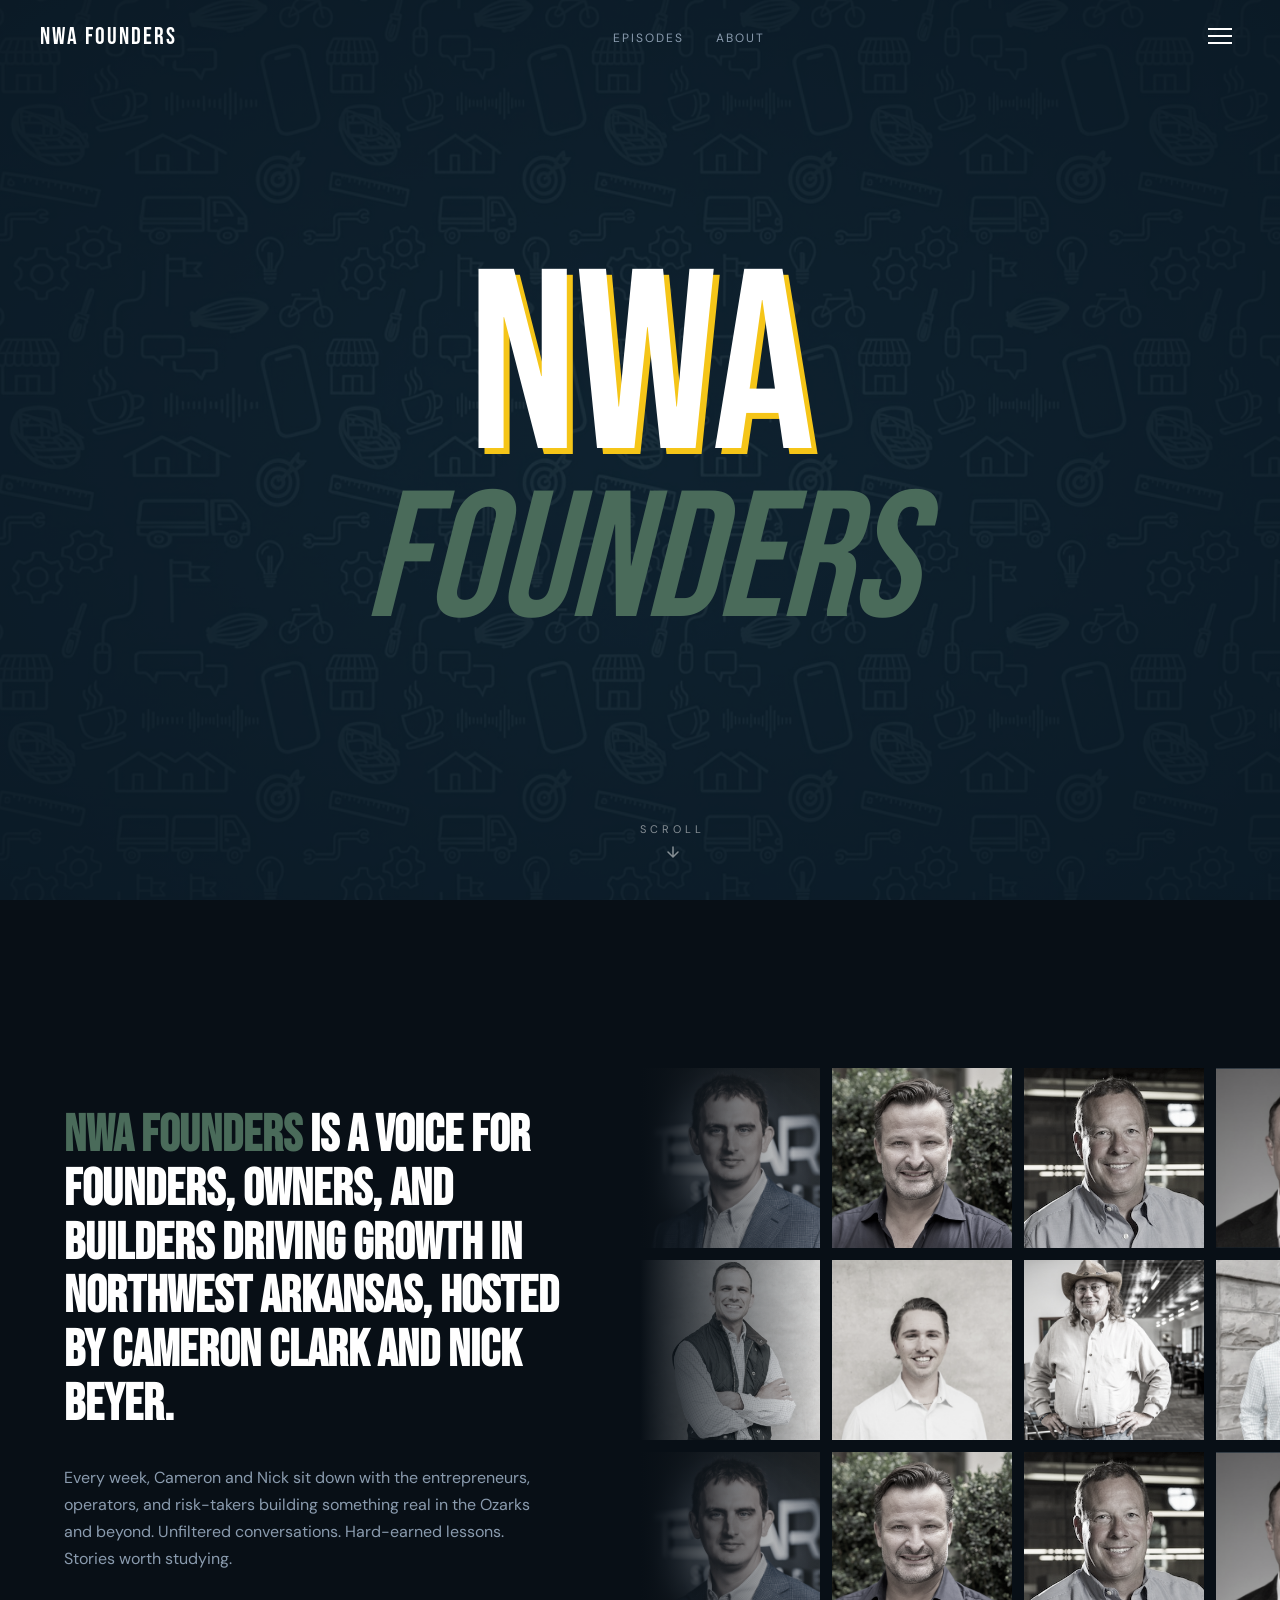
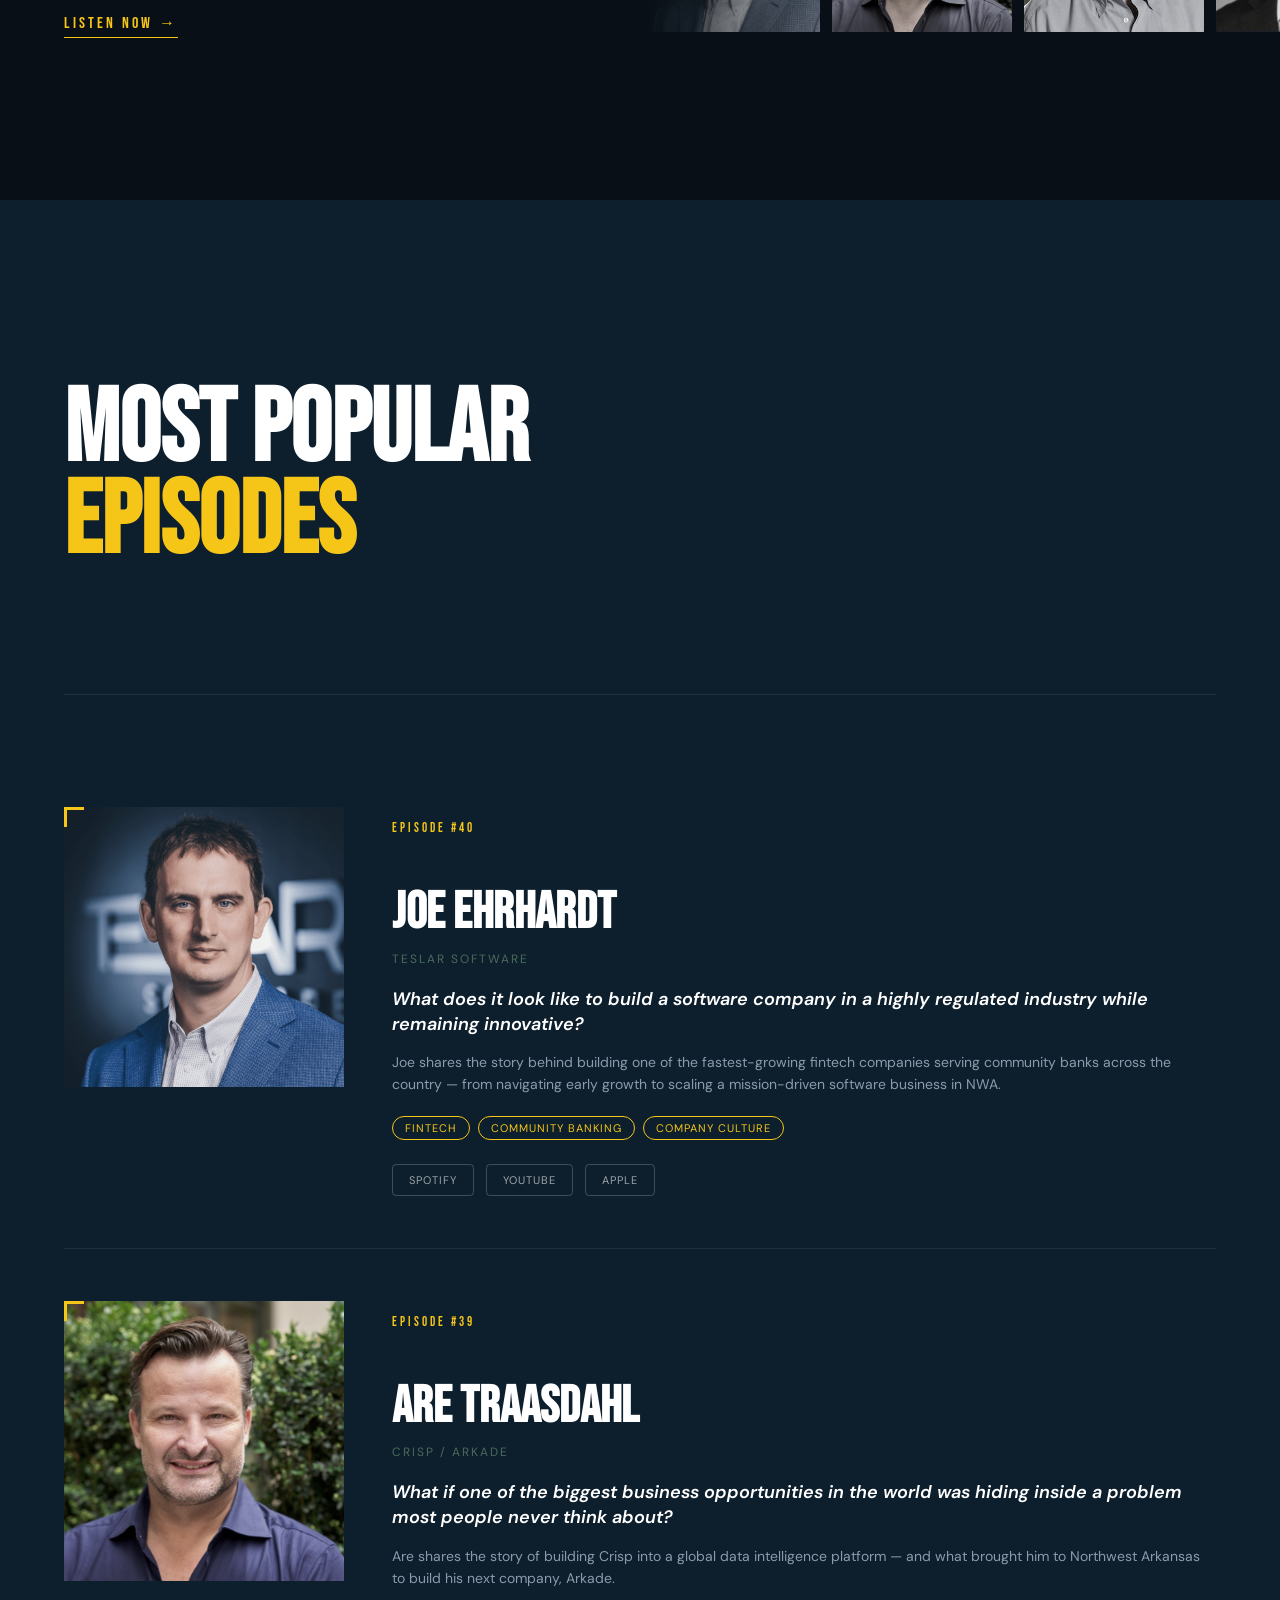
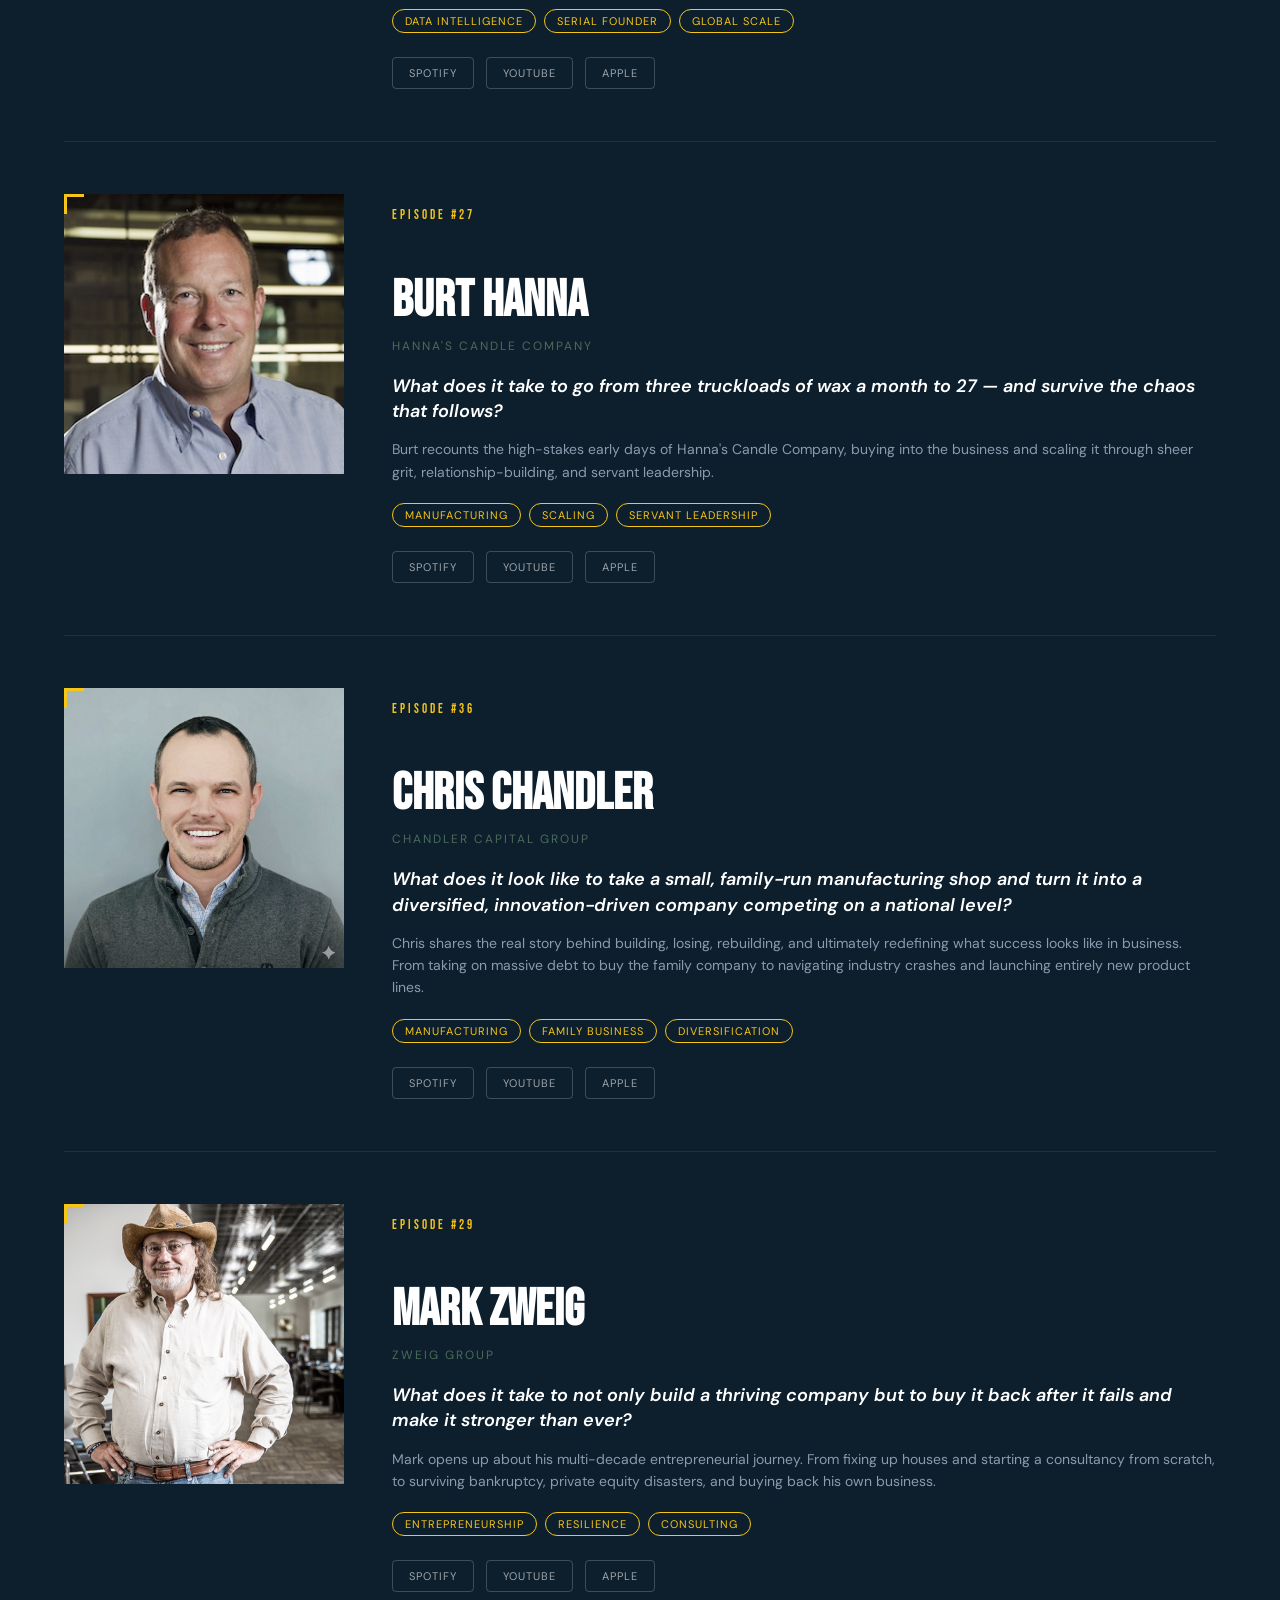
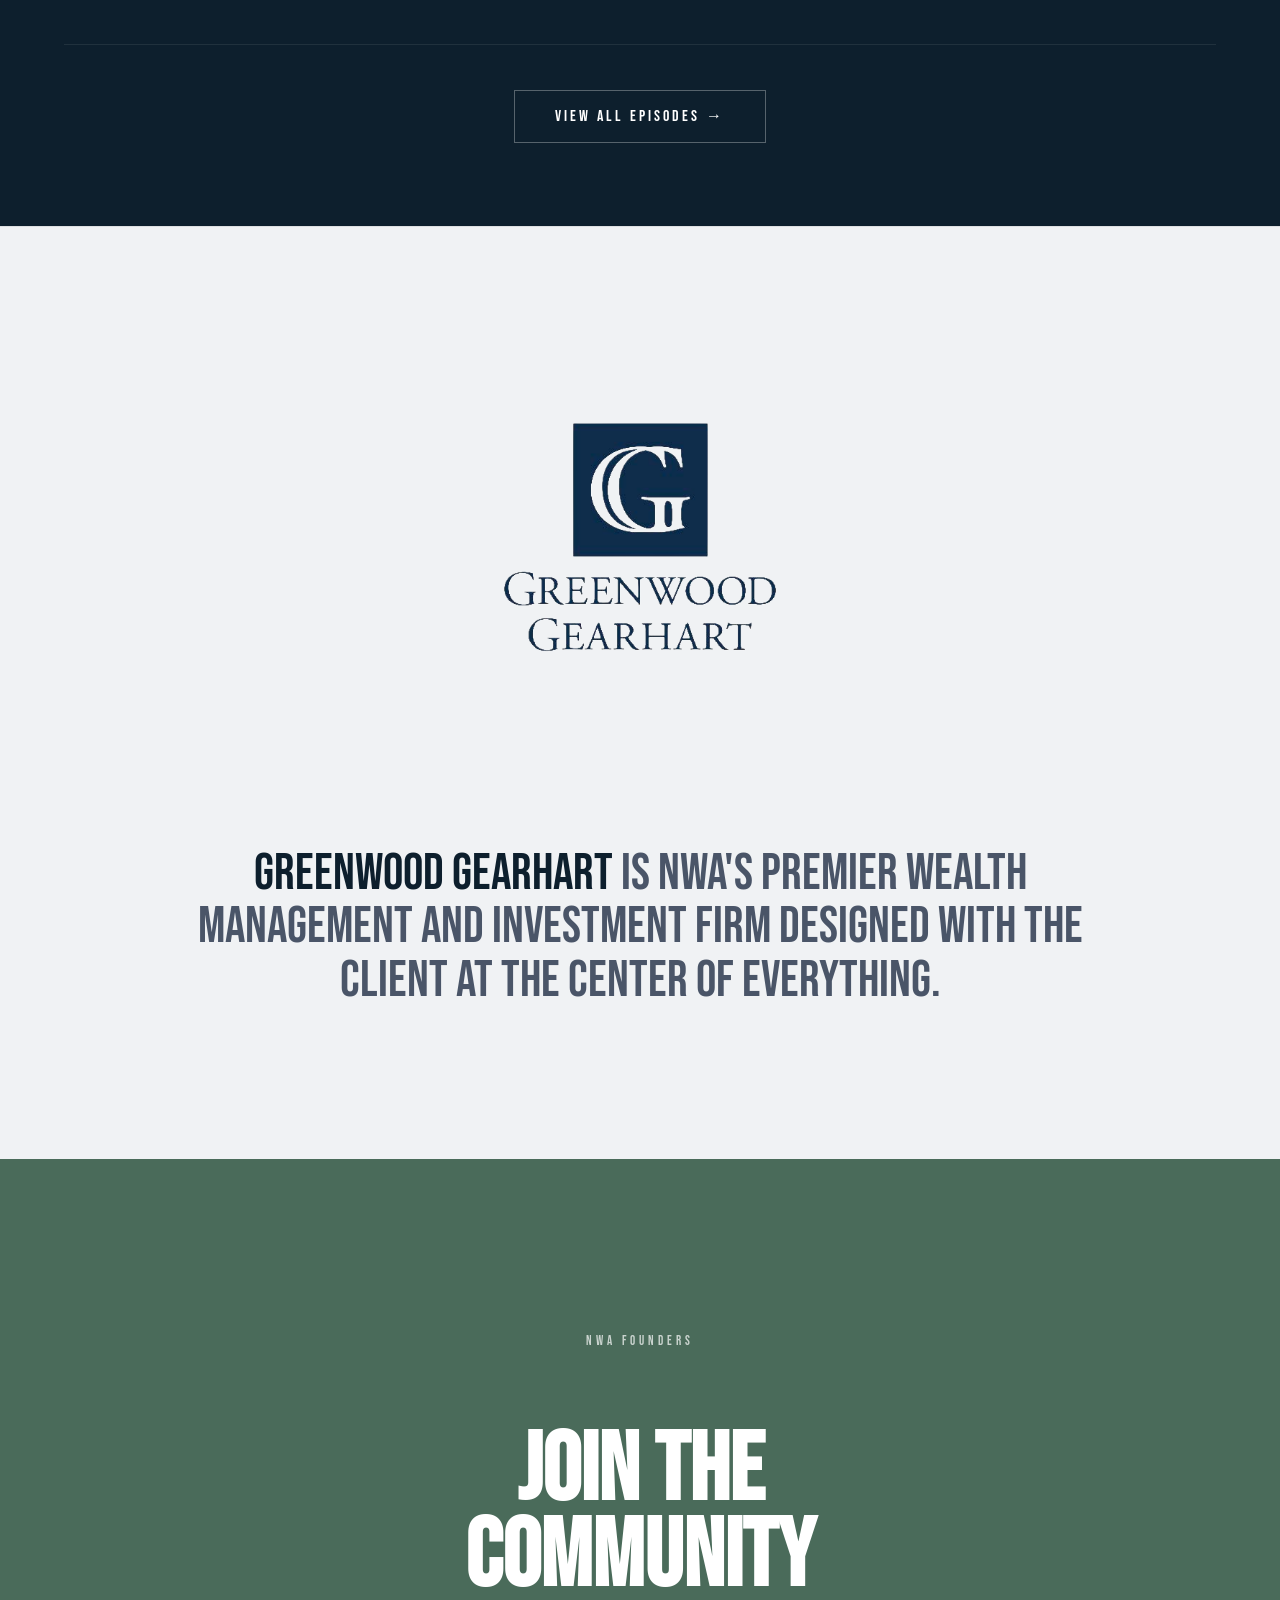
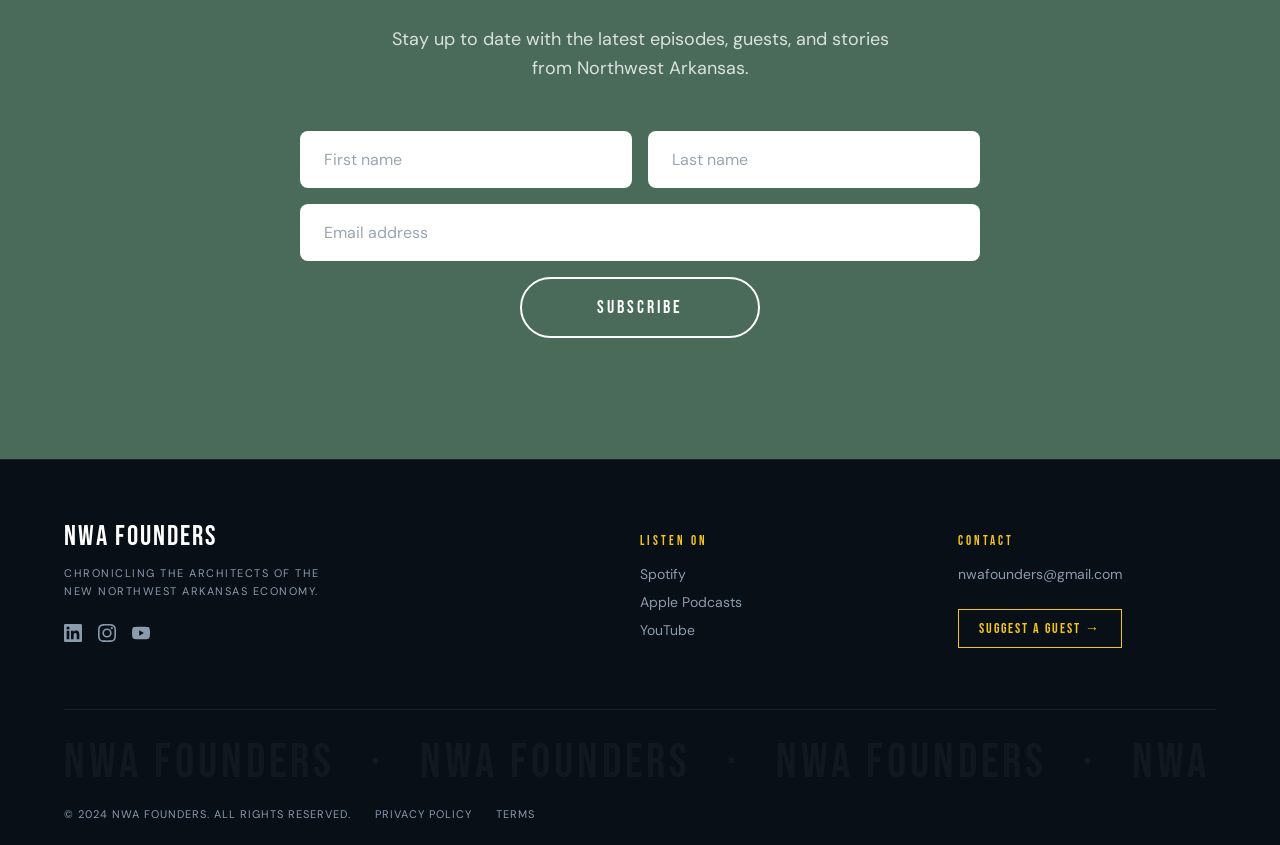
<file: index.html>
<!DOCTYPE html>
<html lang="en">
<head>
  <meta charset="UTF-8">
  <meta name="viewport" content="width=device-width, initial-scale=1.0">
  <meta name="description" content="NWA Founders — A voice for Founders, Owners &amp; Builders driving growth in Northwest Arkansas. Hosted by Cameron Clark and Nick Beyer.">
  <meta property="og:title" content="NWA Founders Podcast">
  <meta property="og:description" content="A voice for Founders, Owners &amp; Builders in Northwest Arkansas.">
  <meta property="og:image" content="assets/images/sponsor/greenwood-gearheart.png">
  <meta property="og:url" content="https://[username].github.io/nwa-founders">
  <title>NWA Founders</title>
  <link rel="preconnect" href="https://fonts.googleapis.com">
  <link rel="preconnect" href="https://fonts.gstatic.com" crossorigin>
  <link rel="icon" type="image/png" href="assets/images/nwa-founders-logo.jpg">
  <link rel="stylesheet" href="css/styles.css">
  <link rel="stylesheet" href="css/animations.css">
</head>
<body>

  <nav id="main-nav">
    <a href="index.html" class="nav-logo">NWA FOUNDERS</a>
    <ul class="nav-links">
      <li><a href="episodes.html">Episodes</a></li>
      <li><a href="about.html">About</a></li>
    </ul>
    <button class="hamburger" id="hamburger" aria-label="Menu">
      <span></span><span></span><span></span>
    </button>
  </nav>

  <div class="menu-overlay" id="menu-overlay">
    <a href="index.html">Home</a>
    <a href="episodes.html">Episodes</a>
    <a href="about.html">About</a>
    <a href="contact.html">Join the Community</a>
    <a href="mailto:nwafounders@gmail.com?subject=Guest Suggestion">Suggest a Guest</a>
    <a href="mailto:nwafounders@gmail.com">Contact</a>
  </div>

  <section id="hero">
    <div class="hero-bg"></div>
    <div class="hero-content">
      <div class="hero-logo animate-in delay-1">
        <span class="hero-nwa">NWA</span>
        <span class="hero-founders">FOUNDERS</span>
      </div>
    </div>
    <div class="hero-scroll animate-in delay-3">
      <span class="scroll-text">SCROLL</span>
      <svg width="16" height="16" viewBox="0 0 16 16" fill="none">
        <path d="M8 3v10M3 8l5 5 5-5" stroke="white" stroke-width="1.5" stroke-linecap="round"/>
      </svg>
    </div>
  </section>

  <section id="about">
    <div class="about-inner">
      <div class="about-left">
        <h2 class="about-statement">
          <span class="about-name">NWA FOUNDERS</span> IS A VOICE FOR FOUNDERS, OWNERS, AND BUILDERS DRIVING GROWTH IN NORTHWEST ARKANSAS, HOSTED BY CAMERON CLARK AND NICK BEYER.
        </h2>
        <p class="about-body">
          Every week, Cameron and Nick sit down with the entrepreneurs, operators, and risk-takers building something real in the Ozarks and beyond. Unfiltered conversations. Hard-earned lessons. Stories worth studying.
        </p>
        <a href="episodes.html" class="about-cta">LISTEN NOW →</a>
      </div>
      <div class="about-right">
        <div class="about-fade-left"></div>
        <div class="about-marquee-col">
          <div class="about-row about-row-1"><div class="about-track" id="about-track-1"></div></div>
          <div class="about-row about-row-2"><div class="about-track" id="about-track-2"></div></div>
          <div class="about-row about-row-3"><div class="about-track" id="about-track-3"></div></div>
        </div>
      </div>
    </div>
  </section>

  <section id="episodes">
    <div class="episodes-header">
      <h2 class="episodes-title">MOST POPULAR<br><span class="episodes-title-gold">EPISODES</span></h2>
    </div>
    <div class="episodes-list" id="featured-episodes">
      <!-- JS will inject 3 hardcoded featured episodes here -->
    </div>
    <div class="episodes-more">
      <a href="episodes.html" class="btn-outline">VIEW ALL EPISODES →</a>
    </div>
  </section>

  <section id="sponsor">
    <div class="sponsor-inner">
      <a href="https://greenwoodgearhart.com" target="_blank" class="sponsor-logo-link">
        <img src="assets/images/sponsor/greenwood-gearheart.png" alt="Greenwood Gearhart" class="sponsor-logo" loading="lazy" />
      </a>
      <p class="sponsor-statement"><span class="sponsor-name">GREENWOOD GEARHART</span> IS NWA'S PREMIER WEALTH MANAGEMENT AND INVESTMENT FIRM DESIGNED WITH THE CLIENT AT THE CENTER OF EVERYTHING.</p>
    </div>
  </section>

  <section id="contact-hero">
    <div class="contact-hero-inner">
      <p class="contact-label">NWA FOUNDERS</p>
      <h1 class="contact-headline">JOIN THE<br>COMMUNITY</h1>
      <p class="contact-sub">Stay up to date with the latest episodes, guests, and stories from Northwest Arkansas.</p>
      <form class="contact-form" action="mailto:nwafounders@gmail.com" method="GET" enctype="text/plain">
        <div class="contact-form-row">
          <input type="text" name="First Name" placeholder="First name" class="contact-input" required />
          <input type="text" name="Last Name" placeholder="Last name" class="contact-input" required />
        </div>
        <input type="email" name="Email" placeholder="Email address" class="contact-input contact-input-full" required />
        <button type="submit" class="contact-btn">SUBSCRIBE</button>
      </form>
    </div>
  </section>

  <footer id="footer">
    <div class="footer-inner">
      <div class="footer-brand">
        <span class="footer-logo">NWA FOUNDERS</span>
        <p class="footer-tagline">CHRONICLING THE ARCHITECTS OF THE NEW NORTHWEST ARKANSAS ECONOMY.</p>
        <div class="footer-social">
          <a href="https://www.linkedin.com/company/nwa-founders/" target="_blank" aria-label="LinkedIn">
            <svg width="18" height="18" viewBox="0 0 24 24" fill="currentColor"><path d="M20.447 20.452h-3.554v-5.569c0-1.328-.027-3.037-1.852-3.037-1.853 0-2.136 1.445-2.136 2.939v5.667H9.351V9h3.414v1.561h.046c.477-.9 1.637-1.85 3.37-1.85 3.601 0 4.267 2.37 4.267 5.455v6.286zM5.337 7.433a2.062 2.062 0 01-2.063-2.065 2.064 2.064 0 112.063 2.065zm1.782 13.019H3.555V9h3.564v11.452zM22.225 0H1.771C.792 0 0 .774 0 1.729v20.542C0 23.227.792 24 1.771 24h20.451C23.2 24 24 23.227 24 22.271V1.729C24 .774 23.2 0 22.222 0h.003z"/></svg>
          </a>
          <a href="https://www.instagram.com/NWAFounders" target="_blank" aria-label="Instagram">
            <svg width="18" height="18" viewBox="0 0 24 24" fill="currentColor"><path d="M12 2.163c3.204 0 3.584.012 4.85.07 3.252.148 4.771 1.691 4.919 4.919.058 1.265.069 1.645.069 4.849 0 3.205-.012 3.584-.069 4.849-.149 3.225-1.664 4.771-4.919 4.919-1.266.058-1.644.07-4.85.07-3.204 0-3.584-.012-4.849-.07-3.26-.149-4.771-1.699-4.919-4.92-.058-1.265-.07-1.644-.07-4.849 0-3.204.013-3.583.07-4.849.149-3.227 1.664-4.771 4.919-4.919 1.266-.057 1.645-.069 4.849-.069zm0-2.163c-3.259 0-3.667.014-4.947.072-4.358.2-6.78 2.618-6.98 6.98-.059 1.281-.073 1.689-.073 4.948 0 3.259.014 3.668.072 4.948.2 4.358 2.618 6.78 6.98 6.98 1.281.058 1.689.072 4.948.072 3.259 0 3.668-.014 4.948-.072 4.354-.2 6.782-2.618 6.979-6.98.059-1.28.073-1.689.073-4.948 0-3.259-.014-3.667-.072-4.947-.196-4.354-2.617-6.78-6.979-6.98-1.281-.059-1.69-.073-4.949-.073zm0 5.838a6.162 6.162 0 100 12.324 6.162 6.162 0 000-12.324zM12 16a4 4 0 110-8 4 4 0 010 8zm6.406-11.845a1.44 1.44 0 100 2.881 1.44 1.44 0 000-2.881z"/></svg>
          </a>
          <a href="https://www.youtube.com/channel/UC9_jiHttOOT7O-f7s6WTLXw" target="_blank" aria-label="YouTube">
            <svg width="18" height="18" viewBox="0 0 24 24" fill="currentColor"><path d="M23.495 6.205a3.007 3.007 0 00-2.088-2.088c-1.87-.501-9.396-.501-9.396-.501s-7.507-.01-9.396.501A3.007 3.007 0 00.527 6.205a31.247 31.247 0 00-.522 5.805 31.247 31.247 0 00.522 5.783 3.007 3.007 0 002.088 2.088c1.868.502 9.396.502 9.396.502s7.506 0 9.396-.502a3.007 3.007 0 002.088-2.088 31.247 31.247 0 00.5-5.783 31.247 31.247 0 00-.5-5.805zM9.609 15.601V8.408l6.264 3.602z"/></svg>
          </a>
        </div>
      </div>
      <div class="footer-listen">
        <p class="footer-col-title">LISTEN ON</p>
        <a href="https://open.spotify.com/show/4zJaXxp2mWZzPlL6FvIxiC" target="_blank" class="footer-link">Spotify</a>
        <a href="https://podcasts.apple.com/us/podcast/nwa-founders/id1778543715" target="_blank" class="footer-link">Apple Podcasts</a>
        <a href="https://www.youtube.com/channel/UC9_jiHttOOT7O-f7s6WTLXw" target="_blank" class="footer-link">YouTube</a>
      </div>
      <div class="footer-contact">
        <p class="footer-col-title">CONTACT</p>
        <a href="mailto:nwafounders@gmail.com" class="footer-link">nwafounders@gmail.com</a>
        <a href="mailto:nwafounders@gmail.com?subject=Guest Suggestion" class="footer-cta">SUGGEST A GUEST →</a>
      </div>
    </div>
    <div class="footer-bottom">
      <div class="footer-marquee-text">NWA FOUNDERS &nbsp;&nbsp;·&nbsp;&nbsp; NWA FOUNDERS &nbsp;&nbsp;·&nbsp;&nbsp; NWA FOUNDERS &nbsp;&nbsp;·&nbsp;&nbsp; NWA FOUNDERS &nbsp;&nbsp;·&nbsp;&nbsp; NWA FOUNDERS &nbsp;&nbsp;·&nbsp;&nbsp;</div>
      <div class="footer-legal">
        <span>© 2024 NWA FOUNDERS. ALL RIGHTS RESERVED.</span>
        <a href="#">PRIVACY POLICY</a>
        <a href="#">TERMS</a>
      </div>
    </div>
  </footer>

  <script src="js/marquee.js"></script>
  <script src="js/main.js"></script>
</body>
</html>
</file>
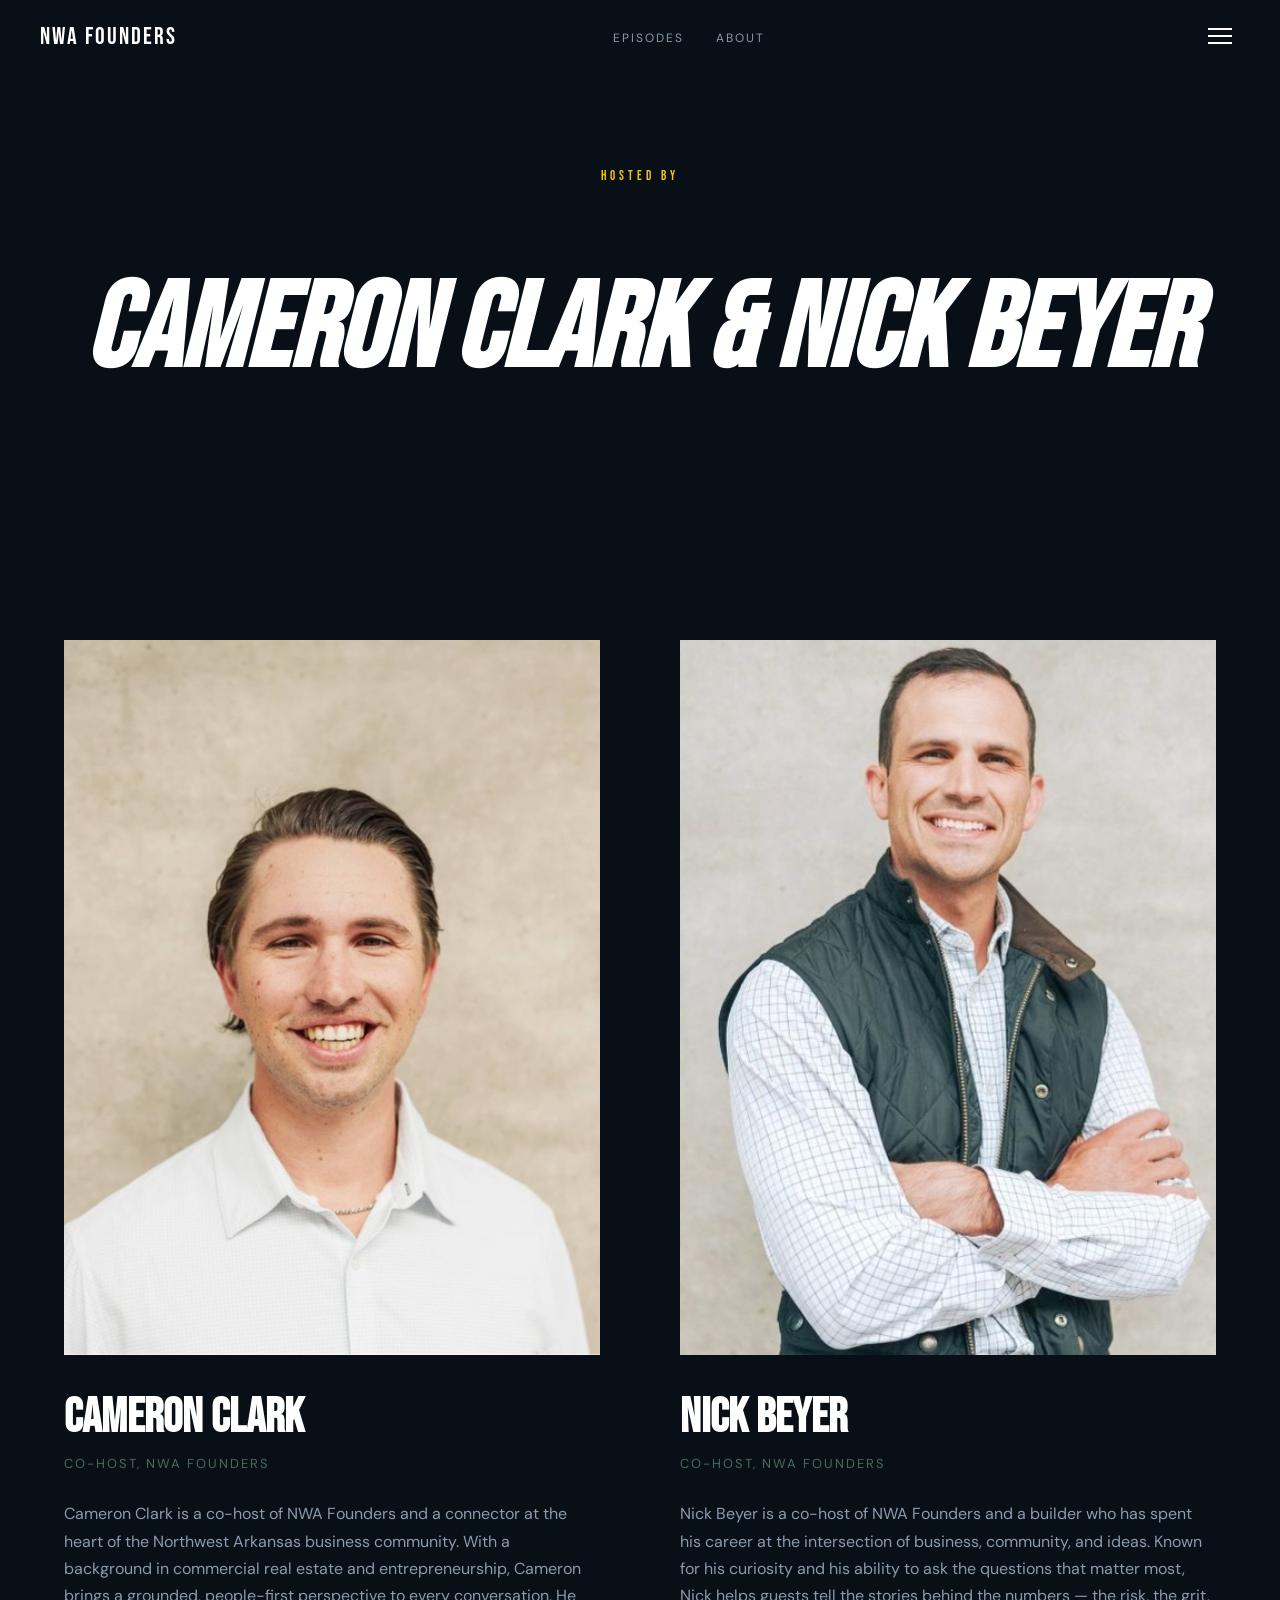
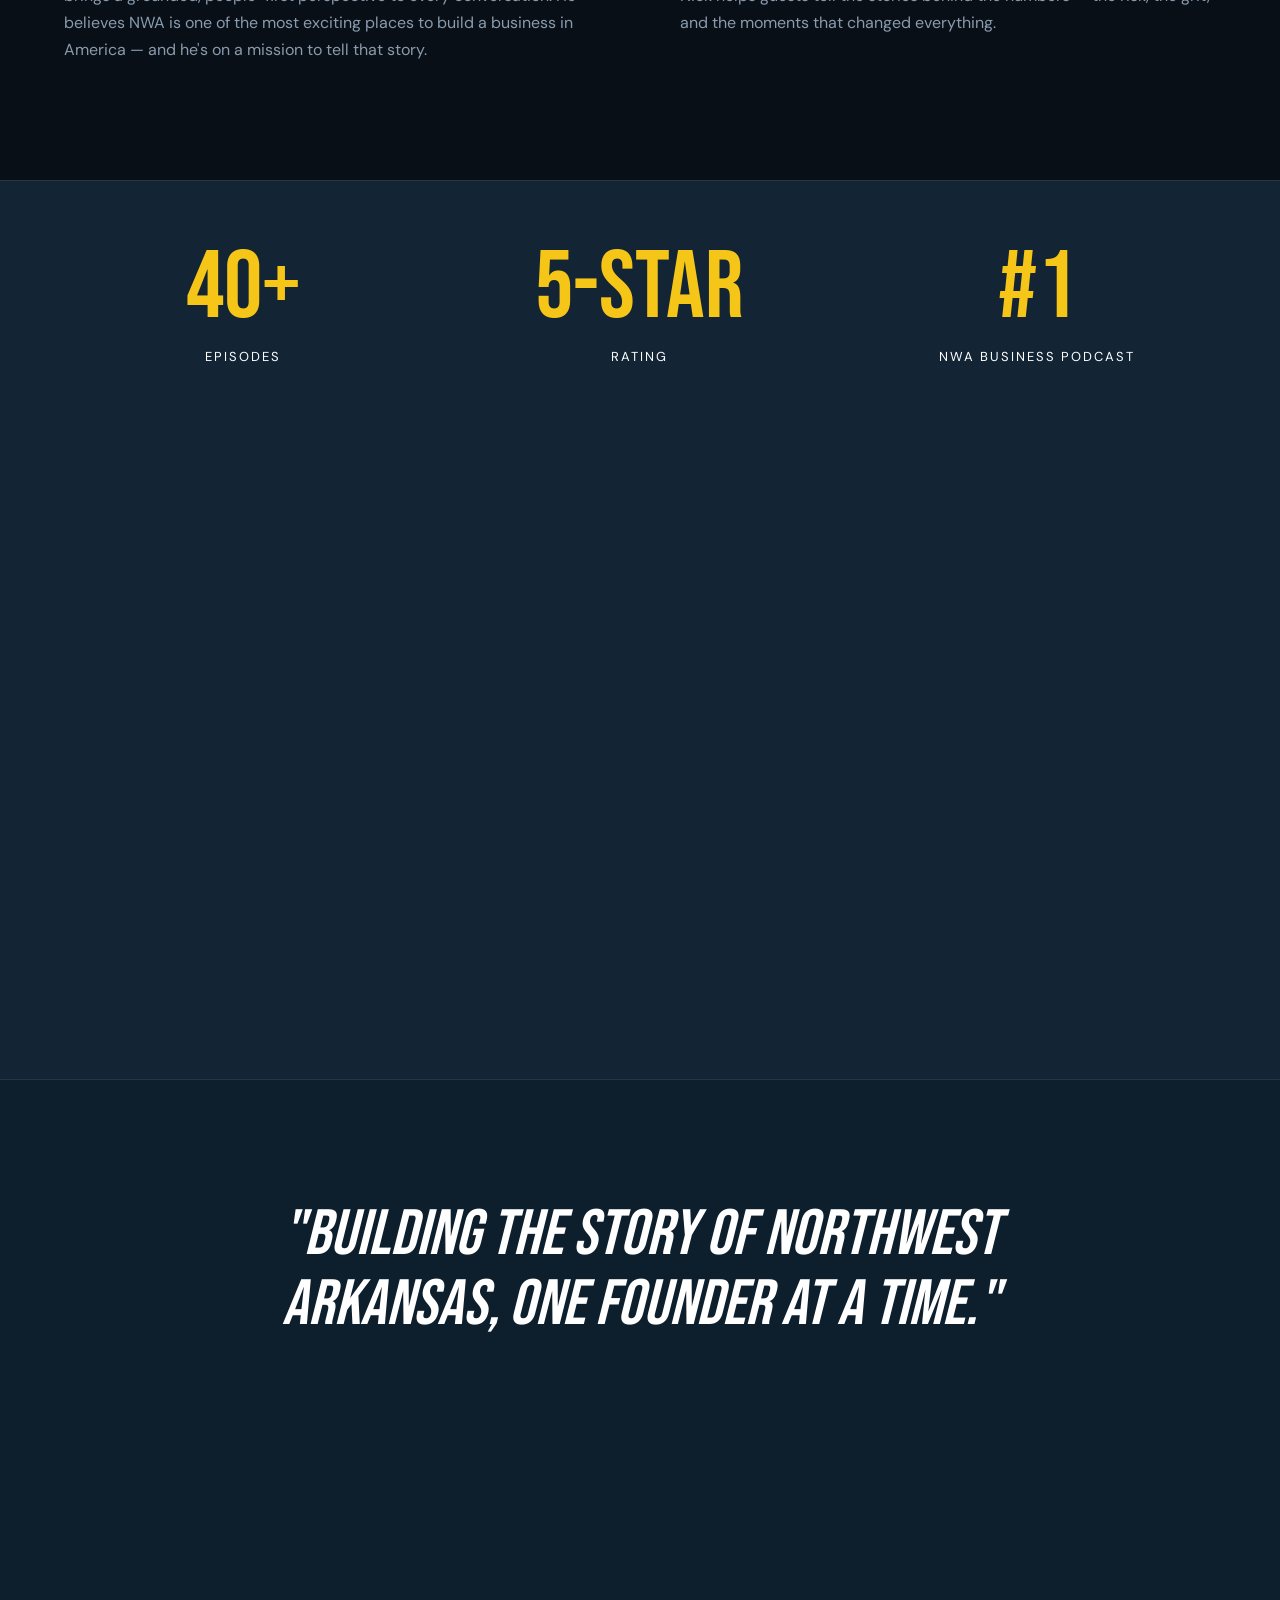
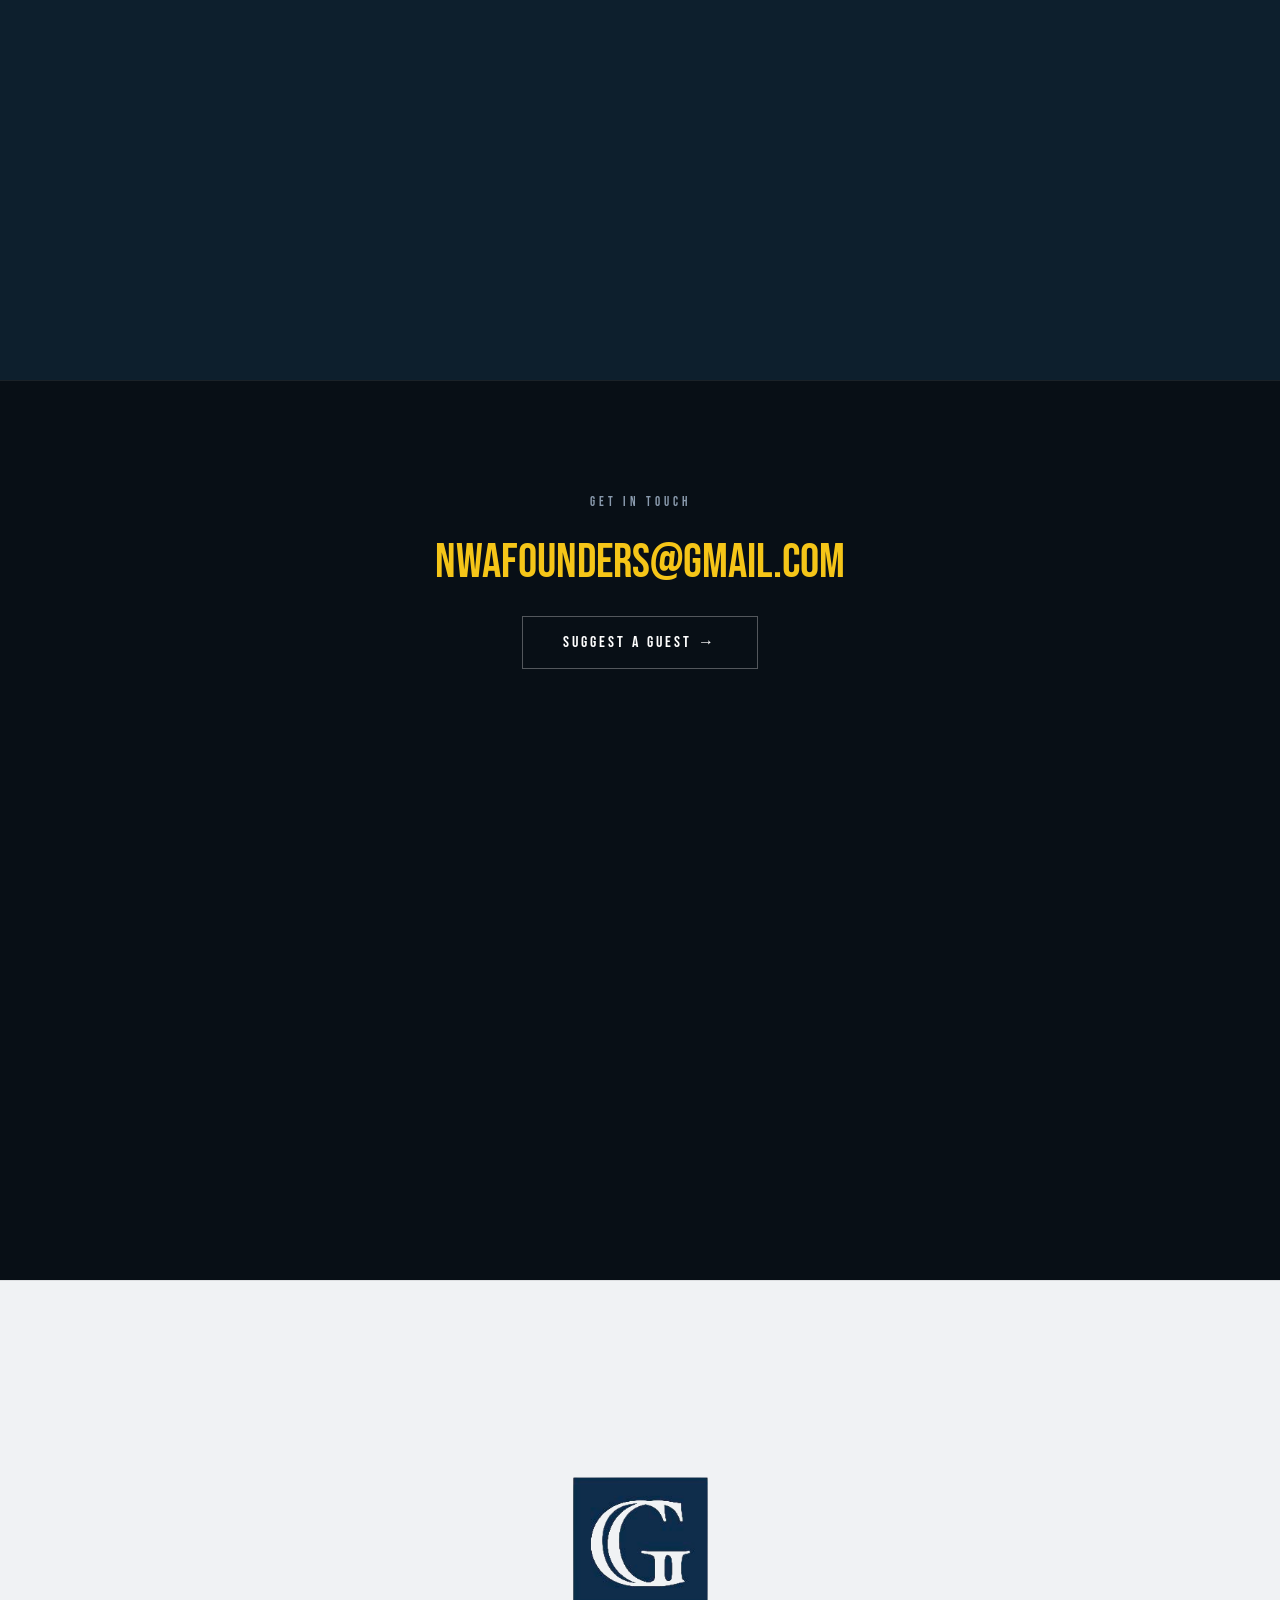
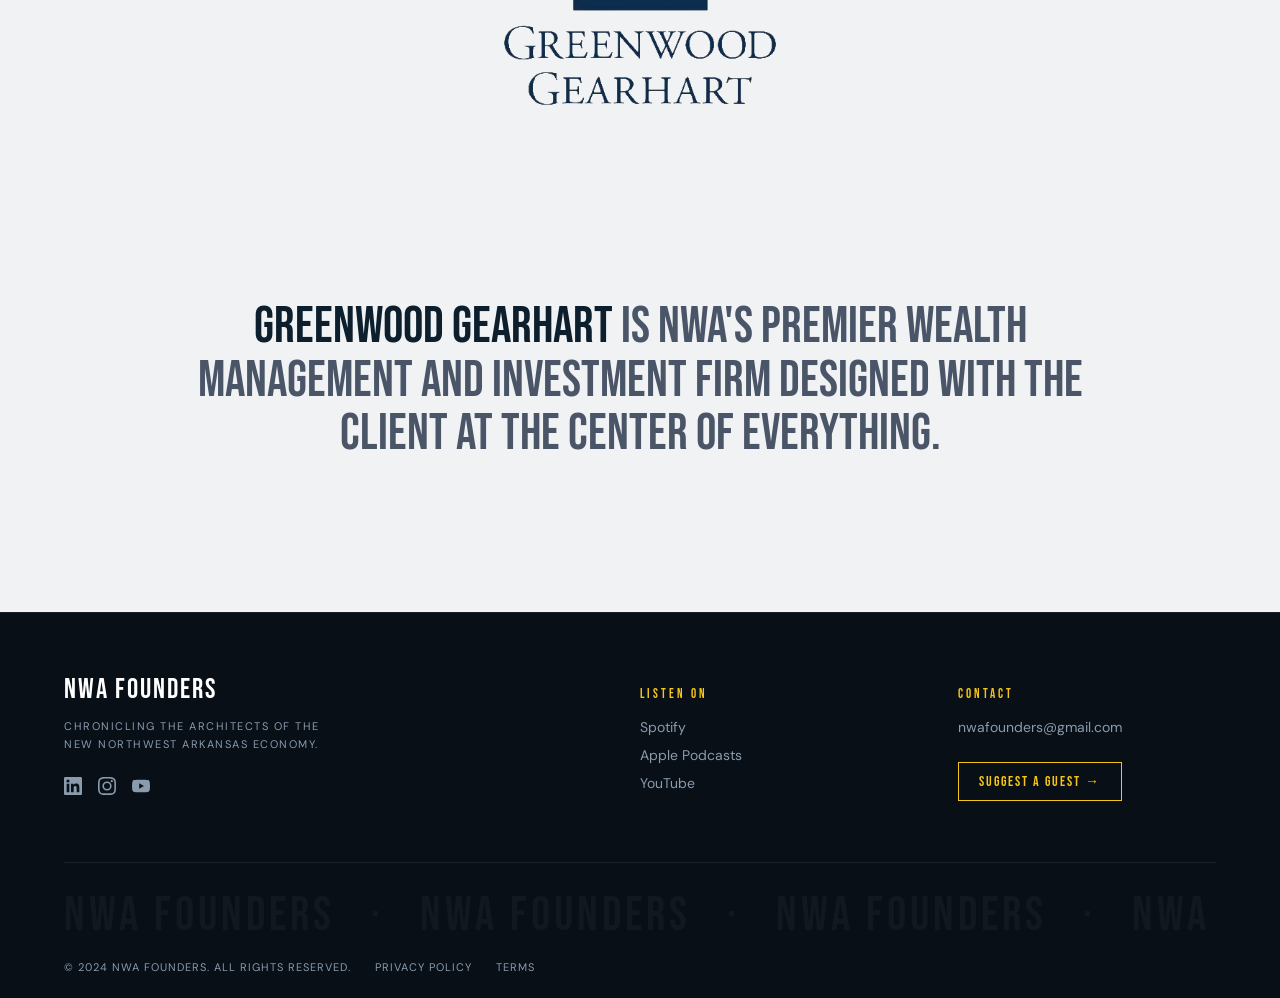
<file: about.html>
<!DOCTYPE html>
<html lang="en">
<head>
  <meta charset="UTF-8">
  <meta name="viewport" content="width=device-width, initial-scale=1.0">
  <meta name="description" content="Meet Cameron Clark and Nick Beyer, hosts of NWA Founders podcast.">
  <title>About — NWA Founders</title>
  <link rel="preconnect" href="https://fonts.googleapis.com">
  <link rel="preconnect" href="https://fonts.gstatic.com" crossorigin>
  <link rel="icon" type="image/png" href="assets/images/nwa-founders-logo.jpg">
  <link rel="stylesheet" href="css/styles.css">
  <link rel="stylesheet" href="css/animations.css">
</head>
<body>

  <nav id="main-nav">
    <a href="index.html" class="nav-logo">NWA FOUNDERS</a>
    <ul class="nav-links">
      <li><a href="episodes.html">Episodes</a></li>
      <li><a href="about.html">About</a></li>
    </ul>
    <button class="hamburger" id="hamburger" aria-label="Menu">
      <span></span><span></span><span></span>
    </button>
  </nav>

  <div class="menu-overlay" id="menu-overlay">
    <a href="index.html">Home</a>
    <a href="episodes.html">Episodes</a>
    <a href="about.html">About</a>
    <a href="contact.html">Join the Community</a>
    <a href="mailto:nwafounders@gmail.com?subject=Guest Suggestion">Suggest a Guest</a>
    <a href="mailto:nwafounders@gmail.com">Contact</a>
  </div>

  <div class="page-hero" style="height: 60vh;">
    <p class="page-hero-label">HOSTED BY</p>
    <h1 class="page-hero-title" style="font-style: italic;">CAMERON CLARK &amp; NICK BEYER</h1>
  </div>

  <section id="hosts">
    <div class="hosts-grid">

      <div class="host-col">
        <img
          src="assets/images/hosts/cameron-clark.jpg"
          alt="Cameron Clark"
          class="host-col-photo"
          loading="lazy"
        />
        <h2 class="host-col-name">CAMERON CLARK</h2>
        <p class="host-col-title">CO-HOST, NWA FOUNDERS</p>
        <p class="host-col-bio">Cameron Clark is a co-host of NWA Founders and a connector at the heart of the Northwest Arkansas business community. With a background in commercial real estate and entrepreneurship, Cameron brings a grounded, people-first perspective to every conversation. He believes NWA is one of the most exciting places to build a business in America — and he's on a mission to tell that story.</p>
      </div>

      <div class="host-col">
        <img
          src="assets/images/hosts/nick-beyer.jpg"
          alt="Nick Beyer"
          class="host-col-photo"
          loading="lazy"
        />
        <h2 class="host-col-name">NICK BEYER</h2>
        <p class="host-col-title">CO-HOST, NWA FOUNDERS</p>
        <p class="host-col-bio">Nick Beyer is a co-host of NWA Founders and a builder who has spent his career at the intersection of business, community, and ideas. Known for his curiosity and his ability to ask the questions that matter most, Nick helps guests tell the stories behind the numbers — the risk, the grit, and the moments that changed everything.</p>
      </div>

    </div>
  </section>

  <section id="stats">
    <div class="stats-grid">
      <div class="stat-card">
        <span class="stat-number">40+</span>
        <span class="stat-label">Episodes</span>
      </div>
      <div class="stat-card">
        <span class="stat-number">5-Star</span>
        <span class="stat-label">Rating</span>
      </div>
      <div class="stat-card">
        <span class="stat-number">#1</span>
        <span class="stat-label">NWA Business Podcast</span>
      </div>
    </div>
  </section>

  <section id="mission">
    <p class="mission-quote">"Building the story of Northwest Arkansas, one founder at a time."</p>
  </section>

  <section id="contact">
    <p class="contact-label">GET IN TOUCH</p>
    <a href="mailto:nwafounders@gmail.com" class="contact-email">nwafounders@gmail.com</a>
    <a href="mailto:nwafounders@gmail.com?subject=Guest Suggestion" class="btn-outline">SUGGEST A GUEST →</a>
  </section>

  <section id="sponsor">
    <div class="sponsor-inner">
      <a href="https://greenwoodgearhart.com" target="_blank" class="sponsor-logo-link">
        <img src="assets/images/sponsor/greenwood-gearheart.png" alt="Greenwood Gearhart" class="sponsor-logo" loading="lazy" />
      </a>
      <p class="sponsor-statement"><span class="sponsor-name">GREENWOOD GEARHART</span> IS NWA'S PREMIER WEALTH MANAGEMENT AND INVESTMENT FIRM DESIGNED WITH THE CLIENT AT THE CENTER OF EVERYTHING.</p>
    </div>
  </section>

  <footer id="footer">
    <div class="footer-inner">
      <div class="footer-brand">
        <span class="footer-logo">NWA FOUNDERS</span>
        <p class="footer-tagline">CHRONICLING THE ARCHITECTS OF THE NEW NORTHWEST ARKANSAS ECONOMY.</p>
        <div class="footer-social">
          <a href="https://www.linkedin.com/company/nwa-founders/" target="_blank" aria-label="LinkedIn">
            <svg width="18" height="18" viewBox="0 0 24 24" fill="currentColor"><path d="M20.447 20.452h-3.554v-5.569c0-1.328-.027-3.037-1.852-3.037-1.853 0-2.136 1.445-2.136 2.939v5.667H9.351V9h3.414v1.561h.046c.477-.9 1.637-1.85 3.37-1.85 3.601 0 4.267 2.37 4.267 5.455v6.286zM5.337 7.433a2.062 2.062 0 01-2.063-2.065 2.064 2.064 0 112.063 2.065zm1.782 13.019H3.555V9h3.564v11.452zM22.225 0H1.771C.792 0 0 .774 0 1.729v20.542C0 23.227.792 24 1.771 24h20.451C23.2 24 24 23.227 24 22.271V1.729C24 .774 23.2 0 22.222 0h.003z"/></svg>
          </a>
          <a href="https://www.instagram.com/NWAFounders" target="_blank" aria-label="Instagram">
            <svg width="18" height="18" viewBox="0 0 24 24" fill="currentColor"><path d="M12 2.163c3.204 0 3.584.012 4.85.07 3.252.148 4.771 1.691 4.919 4.919.058 1.265.069 1.645.069 4.849 0 3.205-.012 3.584-.069 4.849-.149 3.225-1.664 4.771-4.919 4.919-1.266.058-1.644.07-4.85.07-3.204 0-3.584-.012-4.849-.07-3.26-.149-4.771-1.699-4.919-4.92-.058-1.265-.07-1.644-.07-4.849 0-3.204.013-3.583.07-4.849.149-3.227 1.664-4.771 4.919-4.919 1.266-.057 1.645-.069 4.849-.069zm0-2.163c-3.259 0-3.667.014-4.947.072-4.358.2-6.78 2.618-6.98 6.98-.059 1.281-.073 1.689-.073 4.948 0 3.259.014 3.668.072 4.948.2 4.358 2.618 6.78 6.98 6.98 1.281.058 1.689.072 4.948.072 3.259 0 3.668-.014 4.948-.072 4.354-.2 6.782-2.618 6.979-6.98.059-1.28.073-1.689.073-4.948 0-3.259-.014-3.667-.072-4.947-.196-4.354-2.617-6.78-6.979-6.98-1.281-.059-1.69-.073-4.949-.073zm0 5.838a6.162 6.162 0 100 12.324 6.162 6.162 0 000-12.324zM12 16a4 4 0 110-8 4 4 0 010 8zm6.406-11.845a1.44 1.44 0 100 2.881 1.44 1.44 0 000-2.881z"/></svg>
          </a>
          <a href="https://www.youtube.com/channel/UC9_jiHttOOT7O-f7s6WTLXw" target="_blank" aria-label="YouTube">
            <svg width="18" height="18" viewBox="0 0 24 24" fill="currentColor"><path d="M23.495 6.205a3.007 3.007 0 00-2.088-2.088c-1.87-.501-9.396-.501-9.396-.501s-7.507-.01-9.396.501A3.007 3.007 0 00.527 6.205a31.247 31.247 0 00-.522 5.805 31.247 31.247 0 00.522 5.783 3.007 3.007 0 002.088 2.088c1.868.502 9.396.502 9.396.502s7.506 0 9.396-.502a3.007 3.007 0 002.088-2.088 31.247 31.247 0 00.5-5.783 31.247 31.247 0 00-.5-5.805zM9.609 15.601V8.408l6.264 3.602z"/></svg>
          </a>
        </div>
      </div>
      <div class="footer-listen">
        <p class="footer-col-title">LISTEN ON</p>
        <a href="https://open.spotify.com/show/4zJaXxp2mWZzPlL6FvIxiC" target="_blank" class="footer-link">Spotify</a>
        <a href="https://podcasts.apple.com/us/podcast/nwa-founders/id1778543715" target="_blank" class="footer-link">Apple Podcasts</a>
        <a href="https://www.youtube.com/channel/UC9_jiHttOOT7O-f7s6WTLXw" target="_blank" class="footer-link">YouTube</a>
      </div>
      <div class="footer-contact">
        <p class="footer-col-title">CONTACT</p>
        <a href="mailto:nwafounders@gmail.com" class="footer-link">nwafounders@gmail.com</a>
        <a href="mailto:nwafounders@gmail.com?subject=Guest Suggestion" class="footer-cta">SUGGEST A GUEST →</a>
      </div>
    </div>
    <div class="footer-bottom">
      <div class="footer-marquee-text">NWA FOUNDERS &nbsp;&nbsp;·&nbsp;&nbsp; NWA FOUNDERS &nbsp;&nbsp;·&nbsp;&nbsp; NWA FOUNDERS &nbsp;&nbsp;·&nbsp;&nbsp; NWA FOUNDERS &nbsp;&nbsp;·&nbsp;&nbsp; NWA FOUNDERS &nbsp;&nbsp;·&nbsp;&nbsp;</div>
      <div class="footer-legal">
        <span>© 2024 NWA FOUNDERS. ALL RIGHTS RESERVED.</span>
        <a href="#">PRIVACY POLICY</a>
        <a href="#">TERMS</a>
      </div>
    </div>
  </footer>

  <script src="js/main.js"></script>
</body>
</html>
</file>
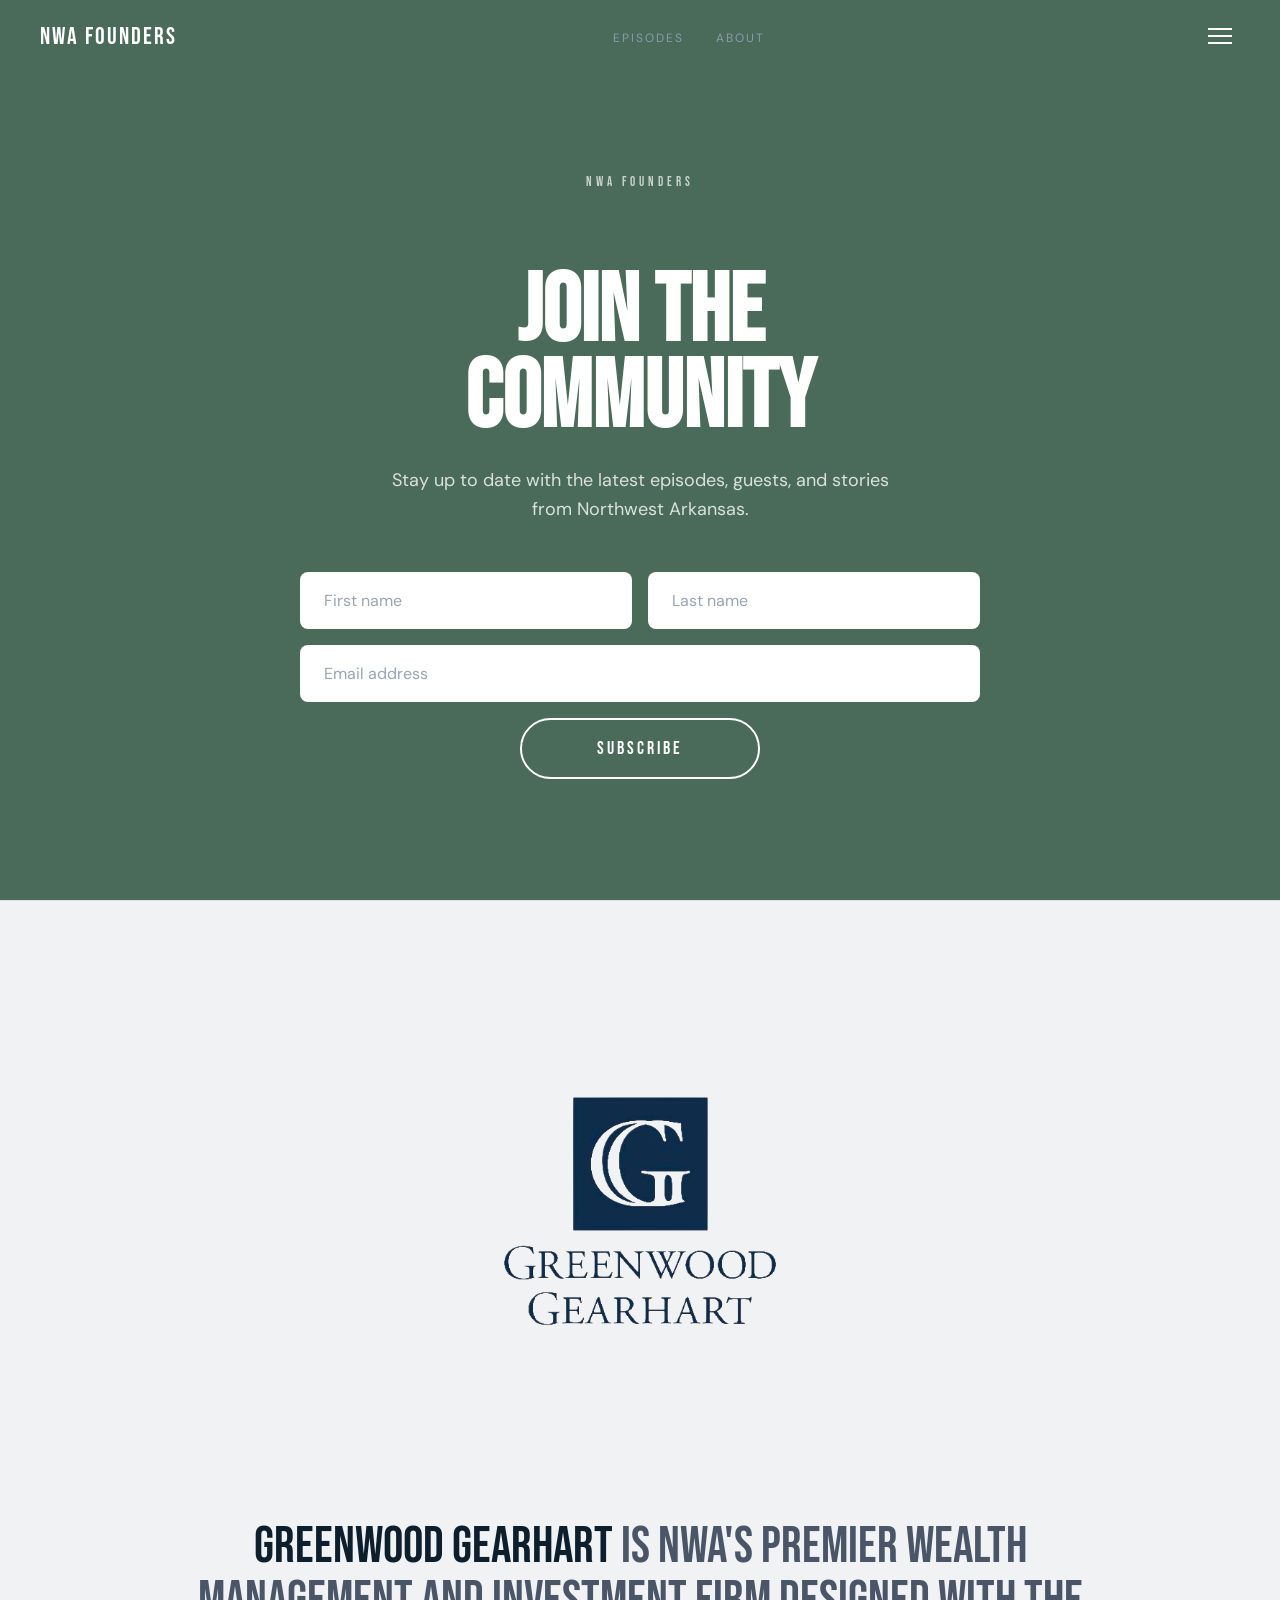
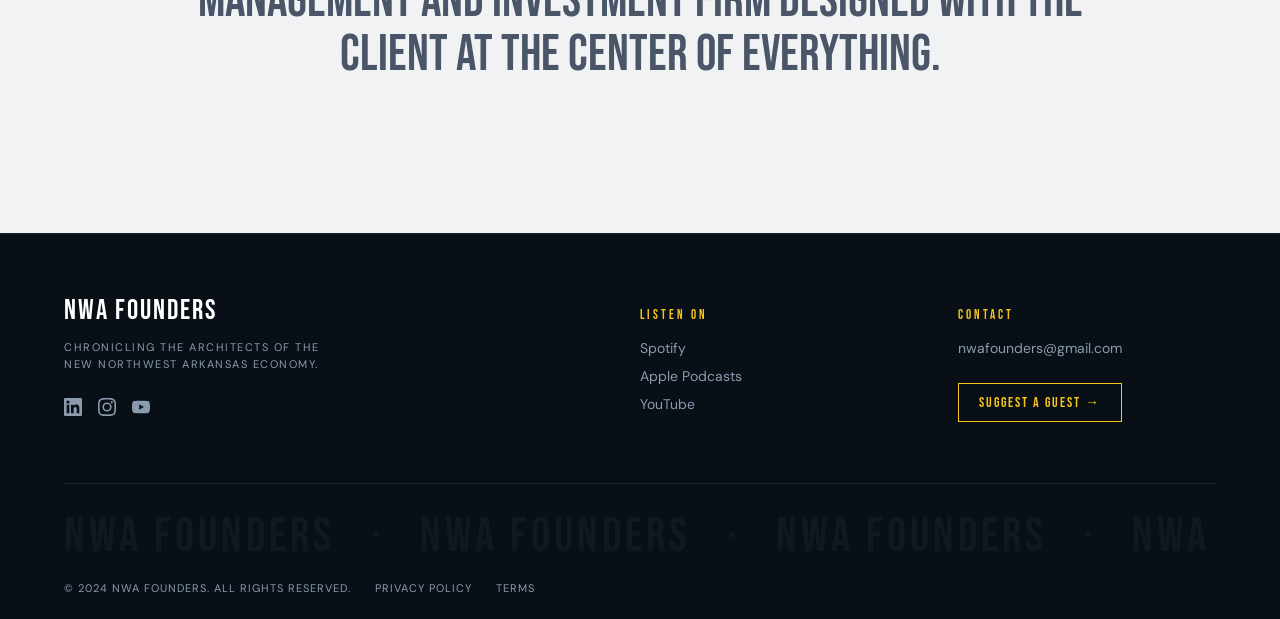
<file: contact.html>
<!DOCTYPE html>
<html lang="en">
<head>
  <meta charset="UTF-8">
  <meta name="viewport" content="width=device-width, initial-scale=1.0">
  <title>Join the Community — NWA Founders</title>
  <meta name="description" content="Join the NWA Founders community. Stay up to date with the latest episodes, guests, and stories from Northwest Arkansas.">
  <link rel="preconnect" href="https://fonts.googleapis.com">
  <link rel="preconnect" href="https://fonts.gstatic.com" crossorigin>
  <link rel="icon" type="image/png" href="assets/images/nwa-founders-logo.jpg">
  <link rel="stylesheet" href="css/styles.css">
  <link rel="stylesheet" href="css/animations.css">
</head>
<body>

  <nav id="main-nav">
    <a href="index.html" class="nav-logo">NWA FOUNDERS</a>
    <ul class="nav-links">
      <li><a href="episodes.html">Episodes</a></li>
      <li><a href="about.html">About</a></li>
    </ul>
    <button class="hamburger" id="hamburger" aria-label="Menu">
      <span></span><span></span><span></span>
    </button>
  </nav>

  <div class="menu-overlay" id="menu-overlay">
    <a href="index.html">Home</a>
    <a href="episodes.html">Episodes</a>
    <a href="about.html">About</a>
    <a href="contact.html">Join the Community</a>
    <a href="mailto:nwafounders@gmail.com?subject=Guest Suggestion">Suggest a Guest</a>
    <a href="mailto:nwafounders@gmail.com">Contact</a>
  </div>

  <section id="contact-hero">
    <div class="contact-hero-inner">
      <p class="contact-label">NWA FOUNDERS</p>
      <h1 class="contact-headline">JOIN THE<br>COMMUNITY</h1>
      <p class="contact-sub">Stay up to date with the latest episodes, guests, and stories from Northwest Arkansas.</p>
      <form class="contact-form" action="mailto:nwafounders@gmail.com" method="GET" enctype="text/plain">
        <div class="contact-form-row">
          <input type="text" name="First Name" placeholder="First name" class="contact-input" required />
          <input type="text" name="Last Name" placeholder="Last name" class="contact-input" required />
        </div>
        <input type="email" name="Email" placeholder="Email address" class="contact-input contact-input-full" required />
        <button type="submit" class="contact-btn">SUBSCRIBE</button>
      </form>
    </div>
  </section>

  <section id="sponsor">
    <div class="sponsor-inner">
      <a href="https://greenwoodgearhart.com" target="_blank" class="sponsor-logo-link">
        <img src="assets/images/sponsor/greenwood-gearheart.png" alt="Greenwood Gearhart" class="sponsor-logo" loading="lazy" />
      </a>
      <p class="sponsor-statement"><span class="sponsor-name">GREENWOOD GEARHART</span> IS NWA'S PREMIER WEALTH MANAGEMENT AND INVESTMENT FIRM DESIGNED WITH THE CLIENT AT THE CENTER OF EVERYTHING.</p>
    </div>
  </section>

  <footer id="footer">
    <div class="footer-inner">
      <div class="footer-brand">
        <span class="footer-logo">NWA FOUNDERS</span>
        <p class="footer-tagline">CHRONICLING THE ARCHITECTS OF THE NEW NORTHWEST ARKANSAS ECONOMY.</p>
        <div class="footer-social">
          <a href="https://www.linkedin.com/company/nwa-founders/" target="_blank" aria-label="LinkedIn">
            <svg width="18" height="18" viewBox="0 0 24 24" fill="currentColor"><path d="M20.447 20.452h-3.554v-5.569c0-1.328-.027-3.037-1.852-3.037-1.853 0-2.136 1.445-2.136 2.939v5.667H9.351V9h3.414v1.561h.046c.477-.9 1.637-1.85 3.37-1.85 3.601 0 4.267 2.37 4.267 5.455v6.286zM5.337 7.433a2.062 2.062 0 01-2.063-2.065 2.064 2.064 0 112.063 2.065zm1.782 13.019H3.555V9h3.564v11.452zM22.225 0H1.771C.792 0 0 .774 0 1.729v20.542C0 23.227.792 24 1.771 24h20.451C23.2 24 24 23.227 24 22.271V1.729C24 .774 23.2 0 22.222 0h.003z"/></svg>
          </a>
          <a href="https://www.instagram.com/NWAFounders" target="_blank" aria-label="Instagram">
            <svg width="18" height="18" viewBox="0 0 24 24" fill="currentColor"><path d="M12 2.163c3.204 0 3.584.012 4.85.07 3.252.148 4.771 1.691 4.919 4.919.058 1.265.069 1.645.069 4.849 0 3.205-.012 3.584-.069 4.849-.149 3.225-1.664 4.771-4.919 4.919-1.266.058-1.644.07-4.85.07-3.204 0-3.584-.012-4.849-.07-3.26-.149-4.771-1.699-4.919-4.92-.058-1.265-.07-1.644-.07-4.849 0-3.204.013-3.583.07-4.849.149-3.227 1.664-4.771 4.919-4.919 1.266-.057 1.645-.069 4.849-.069zm0-2.163c-3.259 0-3.667.014-4.947.072-4.358.2-6.78 2.618-6.98 6.98-.059 1.281-.073 1.689-.073 4.948 0 3.259.014 3.668.072 4.948.2 4.358 2.618 6.78 6.98 6.98 1.281.058 1.689.072 4.948.072 3.259 0 3.668-.014 4.948-.072 4.354-.2 6.782-2.618 6.979-6.98.059-1.28.073-1.689.073-4.948 0-3.259-.014-3.667-.072-4.947-.196-4.354-2.617-6.78-6.979-6.98-1.281-.059-1.69-.073-4.949-.073zm0 5.838a6.162 6.162 0 100 12.324 6.162 6.162 0 000-12.324zM12 16a4 4 0 110-8 4 4 0 010 8zm6.406-11.845a1.44 1.44 0 100 2.881 1.44 1.44 0 000-2.881z"/></svg>
          </a>
          <a href="https://www.youtube.com/channel/UC9_jiHttOOT7O-f7s6WTLXw" target="_blank" aria-label="YouTube">
            <svg width="18" height="18" viewBox="0 0 24 24" fill="currentColor"><path d="M23.495 6.205a3.007 3.007 0 00-2.088-2.088c-1.87-.501-9.396-.501-9.396-.501s-7.507-.01-9.396.501A3.007 3.007 0 00.527 6.205a31.247 31.247 0 00-.522 5.805 31.247 31.247 0 00.522 5.783 3.007 3.007 0 002.088 2.088c1.868.502 9.396.502 9.396.502s7.506 0 9.396-.502a3.007 3.007 0 002.088-2.088 31.247 31.247 0 00.5-5.783 31.247 31.247 0 00-.5-5.805zM9.609 15.601V8.408l6.264 3.602z"/></svg>
          </a>
        </div>
      </div>
      <div class="footer-listen">
        <p class="footer-col-title">LISTEN ON</p>
        <a href="https://open.spotify.com/show/4zJaXxp2mWZzPlL6FvIxiC" target="_blank" class="footer-link">Spotify</a>
        <a href="https://podcasts.apple.com/us/podcast/nwa-founders/id1778543715" target="_blank" class="footer-link">Apple Podcasts</a>
        <a href="https://www.youtube.com/channel/UC9_jiHttOOT7O-f7s6WTLXw" target="_blank" class="footer-link">YouTube</a>
      </div>
      <div class="footer-contact">
        <p class="footer-col-title">CONTACT</p>
        <a href="mailto:nwafounders@gmail.com" class="footer-link">nwafounders@gmail.com</a>
        <a href="mailto:nwafounders@gmail.com?subject=Guest Suggestion" class="footer-cta">SUGGEST A GUEST →</a>
      </div>
    </div>
    <div class="footer-bottom">
      <div class="footer-marquee-text">NWA FOUNDERS &nbsp;&nbsp;·&nbsp;&nbsp; NWA FOUNDERS &nbsp;&nbsp;·&nbsp;&nbsp; NWA FOUNDERS &nbsp;&nbsp;·&nbsp;&nbsp; NWA FOUNDERS &nbsp;&nbsp;·&nbsp;&nbsp; NWA FOUNDERS &nbsp;&nbsp;·&nbsp;&nbsp;</div>
      <div class="footer-legal">
        <span>© 2024 NWA FOUNDERS. ALL RIGHTS RESERVED.</span>
        <a href="#">PRIVACY POLICY</a>
        <a href="#">TERMS</a>
      </div>
    </div>
  </footer>

  <script src="js/main.js"></script>
</body>
</html>
</file>
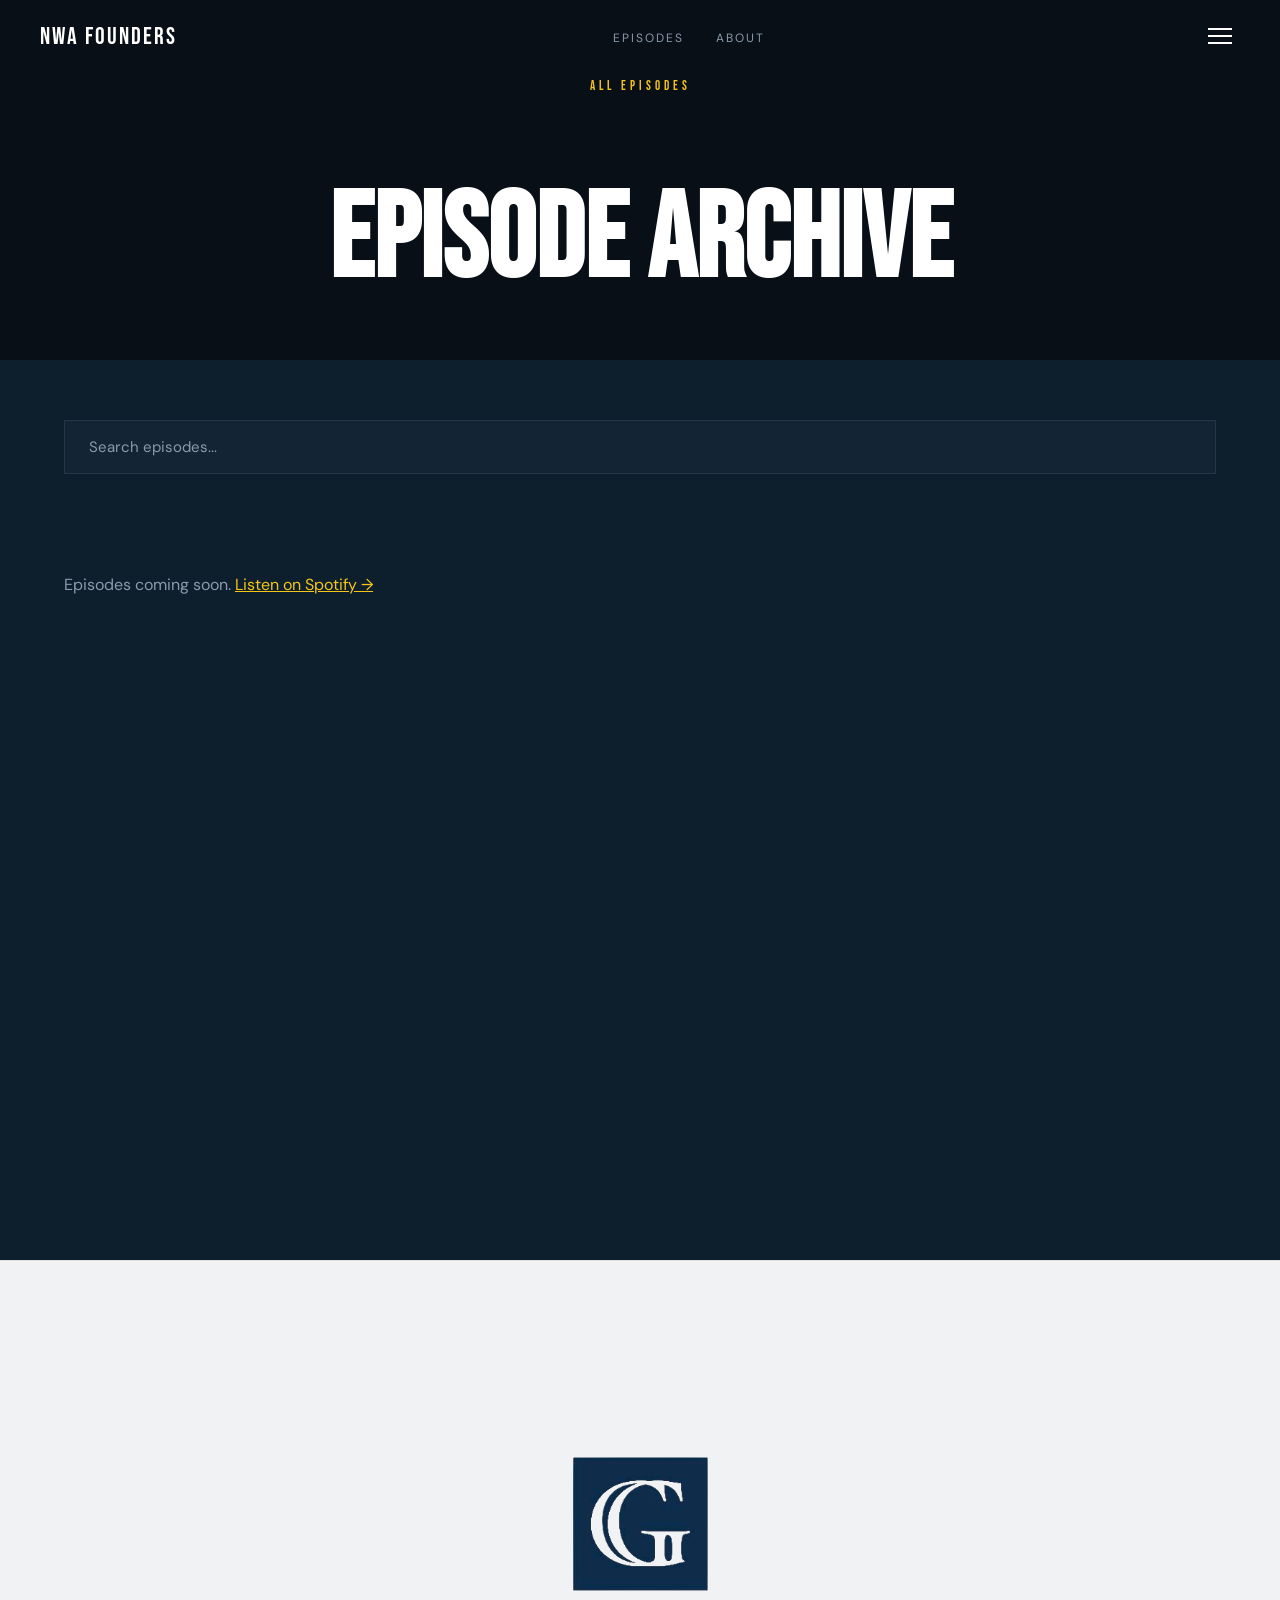
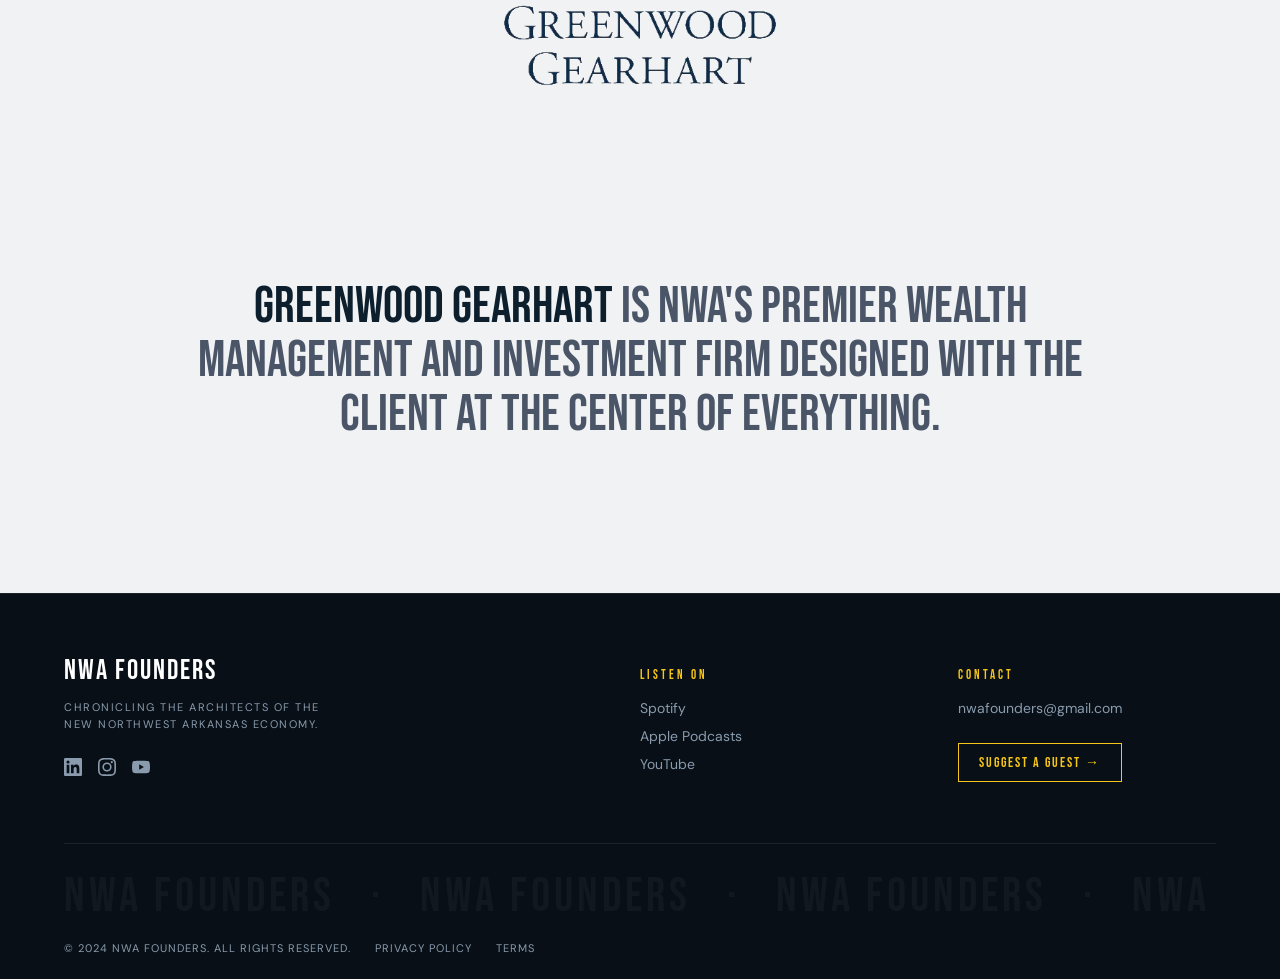
<file: episodes.html>
<!DOCTYPE html>
<html lang="en">
<head>
  <meta charset="UTF-8">
  <meta name="viewport" content="width=device-width, initial-scale=1.0">
  <meta name="description" content="Browse all NWA Founders podcast episodes. Real conversations with the builders shaping Northwest Arkansas.">
  <title>Episodes — NWA Founders</title>
  <link rel="preconnect" href="https://fonts.googleapis.com">
  <link rel="preconnect" href="https://fonts.gstatic.com" crossorigin>
  <link rel="icon" type="image/png" href="assets/images/nwa-founders-logo.jpg">
  <link rel="stylesheet" href="css/styles.css">
  <link rel="stylesheet" href="css/animations.css">
</head>
<body>

  <nav id="main-nav">
    <a href="index.html" class="nav-logo">NWA FOUNDERS</a>
    <ul class="nav-links">
      <li><a href="episodes.html">Episodes</a></li>
      <li><a href="about.html">About</a></li>
    </ul>
    <button class="hamburger" id="hamburger" aria-label="Menu">
      <span></span><span></span><span></span>
    </button>
  </nav>

  <div class="menu-overlay" id="menu-overlay">
    <a href="index.html">Home</a>
    <a href="episodes.html">Episodes</a>
    <a href="about.html">About</a>
    <a href="mailto:nwafounders@gmail.com?subject=Guest Suggestion">Suggest a Guest</a>
    <a href="mailto:nwafounders@gmail.com">Contact</a>
  </div>

  <div class="page-hero">
    <p class="page-hero-label">ALL EPISODES</p>
    <h1 class="page-hero-title">EPISODE ARCHIVE</h1>
  </div>

  <section id="archive">
    <div class="search-wrap">
      <input
        type="text"
        id="episode-search"
        class="search-input"
        placeholder="Search episodes..."
        aria-label="Search episodes"
      />
    </div>
    <div id="all-episodes" class="episodes-list"></div>
  </section>

  <section id="sponsor">
    <div class="sponsor-inner">
      <a href="https://greenwoodgearhart.com" target="_blank" class="sponsor-logo-link">
        <img src="assets/images/sponsor/greenwood-gearheart.png" alt="Greenwood Gearhart" class="sponsor-logo" loading="lazy" />
      </a>
      <p class="sponsor-statement"><span class="sponsor-name">GREENWOOD GEARHART</span> IS NWA'S PREMIER WEALTH MANAGEMENT AND INVESTMENT FIRM DESIGNED WITH THE CLIENT AT THE CENTER OF EVERYTHING.</p>
    </div>
  </section>

  <footer id="footer">
    <div class="footer-inner">
      <div class="footer-brand">
        <span class="footer-logo">NWA FOUNDERS</span>
        <p class="footer-tagline">CHRONICLING THE ARCHITECTS OF THE NEW NORTHWEST ARKANSAS ECONOMY.</p>
        <div class="footer-social">
          <a href="https://www.linkedin.com/company/nwa-founders/" target="_blank" aria-label="LinkedIn">
            <svg width="18" height="18" viewBox="0 0 24 24" fill="currentColor"><path d="M20.447 20.452h-3.554v-5.569c0-1.328-.027-3.037-1.852-3.037-1.853 0-2.136 1.445-2.136 2.939v5.667H9.351V9h3.414v1.561h.046c.477-.9 1.637-1.85 3.37-1.85 3.601 0 4.267 2.37 4.267 5.455v6.286zM5.337 7.433a2.062 2.062 0 01-2.063-2.065 2.064 2.064 0 112.063 2.065zm1.782 13.019H3.555V9h3.564v11.452zM22.225 0H1.771C.792 0 0 .774 0 1.729v20.542C0 23.227.792 24 1.771 24h20.451C23.2 24 24 23.227 24 22.271V1.729C24 .774 23.2 0 22.222 0h.003z"/></svg>
          </a>
          <a href="https://www.instagram.com/NWAFounders" target="_blank" aria-label="Instagram">
            <svg width="18" height="18" viewBox="0 0 24 24" fill="currentColor"><path d="M12 2.163c3.204 0 3.584.012 4.85.07 3.252.148 4.771 1.691 4.919 4.919.058 1.265.069 1.645.069 4.849 0 3.205-.012 3.584-.069 4.849-.149 3.225-1.664 4.771-4.919 4.919-1.266.058-1.644.07-4.85.07-3.204 0-3.584-.012-4.849-.07-3.26-.149-4.771-1.699-4.919-4.92-.058-1.265-.07-1.644-.07-4.849 0-3.204.013-3.583.07-4.849.149-3.227 1.664-4.771 4.919-4.919 1.266-.057 1.645-.069 4.849-.069zm0-2.163c-3.259 0-3.667.014-4.947.072-4.358.2-6.78 2.618-6.98 6.98-.059 1.281-.073 1.689-.073 4.948 0 3.259.014 3.668.072 4.948.2 4.358 2.618 6.78 6.98 6.98 1.281.058 1.689.072 4.948.072 3.259 0 3.668-.014 4.948-.072 4.354-.2 6.782-2.618 6.979-6.98.059-1.28.073-1.689.073-4.948 0-3.259-.014-3.667-.072-4.947-.196-4.354-2.617-6.78-6.979-6.98-1.281-.059-1.69-.073-4.949-.073zm0 5.838a6.162 6.162 0 100 12.324 6.162 6.162 0 000-12.324zM12 16a4 4 0 110-8 4 4 0 010 8zm6.406-11.845a1.44 1.44 0 100 2.881 1.44 1.44 0 000-2.881z"/></svg>
          </a>
          <a href="https://www.youtube.com/channel/UC9_jiHttOOT7O-f7s6WTLXw" target="_blank" aria-label="YouTube">
            <svg width="18" height="18" viewBox="0 0 24 24" fill="currentColor"><path d="M23.495 6.205a3.007 3.007 0 00-2.088-2.088c-1.87-.501-9.396-.501-9.396-.501s-7.507-.01-9.396.501A3.007 3.007 0 00.527 6.205a31.247 31.247 0 00-.522 5.805 31.247 31.247 0 00.522 5.783 3.007 3.007 0 002.088 2.088c1.868.502 9.396.502 9.396.502s7.506 0 9.396-.502a3.007 3.007 0 002.088-2.088 31.247 31.247 0 00.5-5.783 31.247 31.247 0 00-.5-5.805zM9.609 15.601V8.408l6.264 3.602z"/></svg>
          </a>
        </div>
      </div>
      <div class="footer-listen">
        <p class="footer-col-title">LISTEN ON</p>
        <a href="https://open.spotify.com/show/4zJaXxp2mWZzPlL6FvIxiC" target="_blank" class="footer-link">Spotify</a>
        <a href="https://podcasts.apple.com/us/podcast/nwa-founders/id1778543715" target="_blank" class="footer-link">Apple Podcasts</a>
        <a href="https://www.youtube.com/channel/UC9_jiHttOOT7O-f7s6WTLXw" target="_blank" class="footer-link">YouTube</a>
      </div>
      <div class="footer-contact">
        <p class="footer-col-title">CONTACT</p>
        <a href="mailto:nwafounders@gmail.com" class="footer-link">nwafounders@gmail.com</a>
        <a href="mailto:nwafounders@gmail.com?subject=Guest Suggestion" class="footer-cta">SUGGEST A GUEST →</a>
      </div>
    </div>
    <div class="footer-bottom">
      <div class="footer-marquee-text">NWA FOUNDERS &nbsp;&nbsp;·&nbsp;&nbsp; NWA FOUNDERS &nbsp;&nbsp;·&nbsp;&nbsp; NWA FOUNDERS &nbsp;&nbsp;·&nbsp;&nbsp; NWA FOUNDERS &nbsp;&nbsp;·&nbsp;&nbsp; NWA FOUNDERS &nbsp;&nbsp;·&nbsp;&nbsp;</div>
      <div class="footer-legal">
        <span>© 2024 NWA FOUNDERS. ALL RIGHTS RESERVED.</span>
        <a href="#">PRIVACY POLICY</a>
        <a href="#">TERMS</a>
      </div>
    </div>
  </footer>

  <script src="js/main.js"></script>
  <script src="js/rss.js"></script>
</body>
</html>
</file>
<file: css/styles.css>
@import url('https://fonts.googleapis.com/css2?family=Bebas+Neue&family=DM+Sans:ital,opsz,wght@0,9..40,300;0,9..40,400;0,9..40,500;0,9..40,600;1,9..40,400&display=swap');

:root {
  --navy: #0D1F2D;
  --navy-dark: #080F16;
  --navy-mid: #132534;
  --navy-card: #0A1A28;
  --gold: #F5C518;
  --sage: #4A6B5A;
  --white: #FFFFFF;
  --gray: #8A9BAE;
  --border: rgba(255, 255, 255, 0.08);
  --font-display: 'Bebas Neue', sans-serif;
  --font-body: 'DM Sans', sans-serif;
}

*,
*::before,
*::after {
  box-sizing: border-box;
}

body {
  margin: 0;
  padding: 0;
  background: var(--navy);
  color: var(--white);
  font-family: var(--font-body);
}

html {
  scroll-behavior: smooth;
}

section {
  min-height: 100vh;
}

img {
  max-width: 100%;
  display: block;
}

/* ── Navigation ── */
nav {
  position: fixed;
  top: 0;
  width: 100%;
  z-index: 1000;
  padding: 20px 40px;
  display: flex;
  justify-content: space-between;
  align-items: center;
  transition: background 0.3s ease;
}

nav.scrolled {
  background: rgba(8, 15, 22, 0.95);
  backdrop-filter: blur(10px);
  border-bottom: 1px solid var(--border);
}

.nav-logo {
  font-family: var(--font-display);
  font-size: 24px;
  color: var(--white);
  letter-spacing: 2px;
  text-decoration: none;
}

.nav-links {
  display: flex;
  gap: 32px;
  list-style: none;
  margin: 0;
  padding: 0;
}

.nav-links a {
  color: var(--gray);
  font-size: 12px;
  letter-spacing: 2px;
  text-transform: uppercase;
  text-decoration: none;
  transition: color 0.2s;
}

.nav-links a:hover {
  color: var(--white);
}

.hamburger {
  cursor: pointer;
  display: flex;
  flex-direction: column;
  gap: 5px;
  background: none;
  border: none;
  padding: 8px;
}

.hamburger span {
  width: 24px;
  height: 2px;
  background: var(--white);
  display: block;
  transition: all 0.3s ease;
}

.hamburger.open span:nth-child(1) {
  transform: rotate(45deg) translate(5px, 5px);
}

.hamburger.open span:nth-child(2) {
  opacity: 0;
}

.hamburger.open span:nth-child(3) {
  transform: rotate(-45deg) translate(5px, -5px);
}

/* ── Menu Overlay ── */
.menu-overlay {
  position: fixed;
  inset: 0;
  background: rgba(8, 15, 22, 0.98);
  z-index: 999;
  display: flex;
  flex-direction: column;
  justify-content: center;
  align-items: center;
  gap: 40px;
  opacity: 0;
  pointer-events: none;
  transition: opacity 0.3s ease;
}

.menu-overlay.open {
  opacity: 1;
  pointer-events: all;
}

.menu-overlay a {
  font-family: var(--font-display);
  font-size: clamp(36px, 6vw, 72px);
  color: var(--white);
  text-decoration: none;
  letter-spacing: 3px;
  transition: color 0.2s;
}

.menu-overlay a:hover {
  color: var(--gold);
}

/* ── Hero ── */
#hero {
  position: relative;
  height: 100vh;
  display: flex;
  align-items: center;
  justify-content: center;
  overflow: hidden;
}

.hero-bg {
  position: absolute;
  inset: 0;
  background-image: url('../assets/images/background-pattern.png');
  background-size: cover;
  background-position: center;
  opacity: 0.35;
  z-index: 0;
}

.hero-bg::after {
  content: '';
  position: absolute;
  inset: 0;
  background: radial-gradient(ellipse at center, rgba(19, 37, 52, 0.4) 0%, rgba(8, 15, 22, 0.85) 100%);
  z-index: 1;
}

.hero-content {
  position: relative;
  z-index: 2;
  text-align: center;
  display: flex;
  flex-direction: column;
  align-items: center;
}

.hero-logo {
  display: flex;
  flex-direction: column;
  align-items: center;
  line-height: 0.88;
}

.hero-nwa {
  font-family: var(--font-display);
  font-size: clamp(120px, 20vw, 280px);
  color: var(--white);
  letter-spacing: -2px;
  display: block;
  text-shadow: 6px 6px 0px var(--gold);
}

.hero-founders {
  font-family: var(--font-display);
  font-size: clamp(80px, 14vw, 200px);
  color: var(--sage);
  letter-spacing: -1px;
  display: block;
  font-style: italic;
}

.hero-scroll {
  position: absolute;
  bottom: 40px;
  left: 50%;
  transform: translateX(-50%);
  display: flex;
  flex-direction: column;
  align-items: center;
  gap: 8px;
  z-index: 2;
}

.scroll-text {
  font-family: var(--font-body);
  font-size: 11px;
  letter-spacing: 4px;
  color: rgba(255, 255, 255, 0.5);
  text-transform: uppercase;
}

.hero-scroll svg {
  animation: bounce 1.5s ease-in-out infinite;
}

.hero-scroll svg path {
  stroke: rgba(255, 255, 255, 0.5);
}

/* ── About ── */
#about {
  background: var(--navy-dark);
  min-height: 100vh;
  display: flex;
  align-items: center;
  padding: 80px 0;
  overflow: hidden;
}

.about-inner {
  display: grid;
  grid-template-columns: 1fr 1fr;
  gap: 0;
  width: 100%;
  align-items: center;
}

.about-left {
  padding: 60px 60px 60px 5vw;
}

.about-right {
  position: relative;
  overflow: hidden;
}

.about-marquee-col {
  display: flex;
  flex-direction: column;
  gap: 12px;
  padding: 20px 0;
}

.about-row {
  overflow: hidden;
}

.about-track {
  display: flex;
  gap: 12px;
  width: max-content;
}

.about-row-1 .about-track { animation: marqueeLeft 25s linear infinite; }
.about-row-2 .about-track { animation: marqueeRight 25s linear infinite; }
.about-row-3 .about-track { animation: marqueeLeft 25s linear infinite; }

.about-tile {
  width: 180px;
  height: 180px;
  flex-shrink: 0;
  overflow: hidden;
  position: relative;
  background: var(--navy-mid);
}

.about-tile img {
  width: 100%;
  height: 100%;
  object-fit: cover;
  object-position: top;
  filter: grayscale(80%);
}

.about-fade-left {
  position: absolute;
  top: 0;
  left: 0;
  bottom: 0;
  width: 180px;
  background: linear-gradient(to left, transparent, var(--navy-dark));
  z-index: 2;
  pointer-events: none;
}

.about-statement {
  font-family: 'Bebas Neue', sans-serif;
  font-size: clamp(28px, 4vw, 56px);
  line-height: 1.05;
  color: white;
  margin-bottom: 32px;
}

.about-name { color: var(--sage); }

.about-body {
  font-family: 'DM Sans', sans-serif;
  font-size: 16px;
  color: var(--gray);
  line-height: 1.7;
  max-width: 480px;
  margin-bottom: 40px;
}

.about-cta {
  font-family: 'Bebas Neue', sans-serif;
  font-size: 16px;
  letter-spacing: 3px;
  color: var(--gold);
  text-decoration: none;
  border-bottom: 1px solid var(--gold);
  padding-bottom: 4px;
  transition: opacity 0.2s;
}

.about-cta:hover { opacity: 0.7; }

/* ── Marquee ── */
#marquee-section {
  background: var(--navy-dark);
  padding: 60px 0;
  overflow: hidden;
}

.marquee-row {
  overflow: hidden;
  margin-bottom: 12px;
}

.marquee-track {
  display: flex;
  gap: 12px;
  width: max-content;
}

.marquee-left .marquee-track {
  animation: marqueeLeft 30s linear infinite;
}

.marquee-right .marquee-track {
  animation: marqueeRight 30s linear infinite;
}

.marquee-tile {
  width: 200px;
  height: 200px;
  flex-shrink: 0;
  overflow: hidden;
  position: relative;
  background: var(--navy-mid);
}

.marquee-tile img {
  width: 100%;
  height: 100%;
  object-fit: cover;
  filter: grayscale(80%);
  transition: filter 0.3s;
}

.marquee-tile:hover img {
  filter: grayscale(0%);
}

.marquee-tile-label {
  position: absolute;
  bottom: 0;
  left: 0;
  right: 0;
  background: linear-gradient(transparent, rgba(0, 0, 0, 0.85));
  padding: 24px 10px 10px;
  font-family: var(--font-body);
  font-size: 11px;
  letter-spacing: 1px;
  text-transform: uppercase;
  color: var(--white);
}

/* ── Episodes ── */
#episodes {
  background: var(--navy);
  padding: 100px 5vw;
}

.episodes-header {
  max-width: 1440px;
  margin: 0 auto 60px;
  padding-bottom: 40px;
  border-bottom: 1px solid var(--border);
}

.episodes-title {
  font-family: var(--font-display);
  font-size: clamp(48px, 8vw, 120px);
  line-height: 0.9;
  color: var(--white);
}

.episodes-title-gold {
  color: var(--gold);
  display: block;
}

.episodes-list {
  max-width: 1440px;
  margin: 0 auto;
}

.episode-card {
  display: grid;
  grid-template-columns: 280px 1fr;
  gap: 48px;
  padding: 52px 0;
  border-bottom: 1px solid var(--border);
  transition: background 0.3s;
}

.episode-card:hover {
  background: var(--navy-card);
  padding-left: 20px;
  padding-right: 20px;
  margin: 0 -20px;
  border-radius: 4px;
}

.episode-img {
  position: relative;
  width: 280px;
  height: 280px;
  overflow: hidden;
  flex-shrink: 0;
}

.episode-img img {
  width: 100%;
  height: 100%;
  object-fit: cover;
  object-position: top;
  filter: grayscale(30%);
  transition: filter 0.3s;
}

.episode-card:hover .episode-img img {
  filter: grayscale(0%);
}

.episode-img-corner {
  position: absolute;
  top: 0;
  left: 0;
  width: 20px;
  height: 20px;
  border-top: 3px solid var(--gold);
  border-left: 3px solid var(--gold);
}

.episode-num {
  font-family: var(--font-display);
  font-size: 13px;
  letter-spacing: 3px;
  color: var(--gold);
  margin-bottom: 10px;
}

.episode-guest {
  font-family: var(--font-display);
  font-size: clamp(32px, 4vw, 56px);
  color: var(--white);
  line-height: 1;
  margin-bottom: 6px;
}

.episode-company {
  font-family: var(--font-body);
  font-size: 12px;
  letter-spacing: 2px;
  text-transform: uppercase;
  color: var(--sage);
  margin-bottom: 20px;
}

.episode-hook {
  font-family: var(--font-body);
  font-size: 18px;
  color: var(--white);
  font-style: italic;
  font-weight: 600;
  line-height: 1.4;
  margin-bottom: 14px;
}

.episode-desc {
  font-family: var(--font-body);
  font-size: 14px;
  color: var(--gray);
  line-height: 1.6;
  margin-bottom: 20px;
  display: -webkit-box;
  -webkit-line-clamp: 3;
  -webkit-box-orient: vertical;
  overflow: hidden;
}

.episode-tags {
  display: flex;
  flex-wrap: wrap;
  gap: 8px;
  margin-bottom: 24px;
}

.episode-tag {
  border: 1px solid var(--gold);
  color: var(--gold);
  font-size: 11px;
  padding: 4px 12px;
  border-radius: 20px;
  font-family: var(--font-body);
  letter-spacing: 1px;
}

.episode-platforms {
  display: flex;
  gap: 12px;
}

.platform-btn {
  border: 1px solid rgba(255, 255, 255, 0.2);
  color: rgba(255, 255, 255, 0.6);
  font-size: 11px;
  padding: 8px 16px;
  border-radius: 4px;
  text-decoration: none;
  font-family: var(--font-body);
  letter-spacing: 1px;
  text-transform: uppercase;
  transition: all 0.2s;
}

.platform-btn:hover {
  border-color: var(--gold);
  color: var(--gold);
}

.episodes-more {
  max-width: 1440px;
  margin: 60px auto 0;
  text-align: center;
}

.btn-outline {
  border: 1px solid rgba(255, 255, 255, 0.3);
  color: var(--white);
  font-family: var(--font-display);
  font-size: 16px;
  letter-spacing: 3px;
  padding: 16px 40px;
  text-decoration: none;
  transition: all 0.3s;
}

.btn-outline:hover {
  border-color: var(--gold);
  color: var(--gold);
}

/* ── Interior Page Hero ── */
.page-hero {
  height: 40vh;
  min-height: 280px;
  background: var(--navy-dark);
  display: flex;
  flex-direction: column;
  align-items: center;
  justify-content: center;
  text-align: center;
  padding-top: 80px;
}

.page-hero-label {
  font-family: var(--font-display);
  font-size: 13px;
  letter-spacing: 4px;
  color: var(--gold);
  margin-bottom: 12px;
}

.page-hero-title {
  font-family: var(--font-display);
  font-size: clamp(48px, 10vw, 120px);
  color: var(--white);
  line-height: 0.9;
}

/* ── Archive Section ── */
#archive {
  background: var(--navy);
  padding: 60px 5vw;
}

/* ── Search ── */
.search-wrap {
  max-width: 1440px;
  margin: 0 auto 60px;
}

.search-input {
  width: 100%;
  background: var(--navy-mid);
  border: 1px solid var(--border);
  color: var(--white);
  font-family: var(--font-body);
  font-size: 15px;
  padding: 16px 24px;
  outline: none;
  transition: border-color 0.2s;
}

.search-input::placeholder {
  color: var(--gray);
}

.search-input:focus {
  border-color: var(--gold);
}

/* ── About Page: Hosts ── */
#hosts {
  background: var(--navy-dark);
  padding: 100px 5vw;
}

.hosts-grid {
  display: grid;
  grid-template-columns: 1fr 1fr;
  gap: 80px;
  max-width: 1440px;
  margin: 0 auto;
}

.host-col-photo {
  width: 100%;
  aspect-ratio: 3 / 4;
  object-fit: cover;
  object-position: top;
  display: block;
  margin-bottom: 32px;
}

.host-col-name {
  font-family: var(--font-display);
  font-size: 48px;
  color: var(--white);
  line-height: 1;
  margin-bottom: 8px;
}

.host-col-title {
  font-family: var(--font-body);
  font-size: 13px;
  letter-spacing: 2px;
  text-transform: uppercase;
  color: var(--sage);
  margin-bottom: 28px;
}

.host-col-bio {
  font-family: var(--font-body);
  font-size: 16px;
  color: var(--gray);
  line-height: 1.7;
}

/* ── Stats Bar ── */
#stats {
  background: var(--navy-mid);
  border-top: 1px solid var(--border);
  border-bottom: 1px solid var(--border);
  padding: 60px 5vw;
}

.stats-grid {
  display: grid;
  grid-template-columns: repeat(3, 1fr);
  gap: 40px;
  max-width: 1440px;
  margin: 0 auto;
  text-align: center;
}

.stat-number {
  font-family: var(--font-display);
  font-size: clamp(56px, 8vw, 96px);
  color: var(--gold);
  line-height: 1;
  display: block;
  margin-bottom: 8px;
}

.stat-label {
  font-family: var(--font-body);
  font-size: 13px;
  letter-spacing: 2px;
  text-transform: uppercase;
  color: var(--white);
}

/* ── Mission ── */
#mission {
  background: var(--navy);
  padding: 120px 5vw;
  text-align: center;
}

.mission-quote {
  font-family: var(--font-display);
  font-size: clamp(36px, 5vw, 72px);
  color: var(--white);
  font-style: italic;
  line-height: 1.1;
  max-width: 900px;
  margin: 0 auto;
}

/* ── Contact ── */
#contact {
  background: var(--navy-dark);
  padding: 100px 5vw;
  text-align: center;
  border-top: 1px solid var(--border);
}

.contact-label {
  font-family: var(--font-display);
  font-size: 13px;
  letter-spacing: 4px;
  color: var(--gray);
  margin-bottom: 24px;
}

.contact-email {
  font-family: var(--font-display);
  font-size: clamp(28px, 4vw, 48px);
  color: var(--gold);
  text-decoration: none;
  display: block;
  margin-bottom: 40px;
  transition: opacity 0.2s;
}

.contact-email:hover {
  opacity: 0.7;
}

/* ── Contact Page ── */
#contact-hero {
  background: var(--sage);
  min-height: 100vh;
  display: flex;
  align-items: center;
  justify-content: center;
  padding: 120px 5vw 80px;
}

.contact-hero-inner {
  text-align: center;
  max-width: 800px;
  width: 100%;
}

#contact-hero .contact-label {
  font-family: 'Bebas Neue', sans-serif;
  font-size: 13px;
  letter-spacing: 4px;
  color: white;
  opacity: 0.7;
  margin-bottom: 16px;
}

.contact-headline {
  font-family: 'Bebas Neue', sans-serif;
  font-size: clamp(48px, 8vw, 96px);
  color: white;
  line-height: 0.9;
  margin-bottom: 24px;
}

.contact-sub {
  font-family: 'DM Sans', sans-serif;
  font-size: 18px;
  color: rgba(255, 255, 255, 0.8);
  line-height: 1.6;
  margin-bottom: 48px;
  max-width: 500px;
  margin-left: auto;
  margin-right: auto;
}

.contact-form {
  display: flex;
  flex-direction: column;
  gap: 16px;
  max-width: 680px;
  margin: 0 auto;
}

.contact-form-row {
  display: grid;
  grid-template-columns: 1fr 1fr;
  gap: 16px;
}

.contact-input {
  background: white;
  border: none;
  border-radius: 8px;
  padding: 18px 24px;
  font-family: 'DM Sans', sans-serif;
  font-size: 16px;
  color: var(--navy);
  width: 100%;
  outline: none;
}

.contact-input::placeholder {
  color: #9AA5B4;
}

.contact-input-full {
  width: 100%;
}

.contact-btn {
  background: transparent;
  border: 2px solid white;
  border-radius: 50px;
  padding: 18px 48px;
  font-family: 'Bebas Neue', sans-serif;
  font-size: 18px;
  letter-spacing: 3px;
  color: white;
  cursor: pointer;
  transition: all 0.3s ease;
  align-self: center;
  min-width: 240px;
}

.contact-btn:hover {
  background: white;
  color: var(--sage);
}

/* ── Sponsor ── */
#sponsor {
  background: #F0F2F4;
  padding: 100px 5vw;
  border-top: 1px solid rgba(0, 0, 0, 0.08);
}

.sponsor-inner {
  display: flex;
  flex-direction: column;
  align-items: center;
  text-align: center;
  gap: 48px;
  max-width: 900px;
  margin: 0 auto;
}

.sponsor-logo {
  max-width: 420px;
  height: auto;
  display: block;
  margin: 0 auto;
}

.sponsor-statement {
  font-family: 'Bebas Neue', sans-serif;
  font-size: clamp(28px, 4vw, 56px);
  line-height: 1.05;
  color: #4A5568;
  text-align: center;
}

.sponsor-name {
  color: #0D1F2D;
}

/* ── Footer ── */
#footer {
  background: var(--navy-dark);
  border-top: 1px solid var(--border);
  padding: 60px 5vw 0;
}

.footer-inner {
  display: grid;
  grid-template-columns: 2fr 1fr 1fr;
  gap: 60px;
  max-width: 1440px;
  margin: 0 auto;
  padding-bottom: 60px;
}

.footer-logo {
  font-family: var(--font-display);
  font-size: 28px;
  color: var(--white);
  letter-spacing: 2px;
  display: block;
  margin-bottom: 12px;
}

.footer-tagline {
  font-family: var(--font-body);
  font-size: 11px;
  letter-spacing: 1.5px;
  color: var(--gray);
  text-transform: uppercase;
  line-height: 1.6;
  margin-bottom: 24px;
  max-width: 280px;
}

.footer-social {
  display: flex;
  gap: 16px;
}

.footer-social a {
  color: var(--gray);
  transition: color 0.2s;
}

.footer-social a:hover {
  color: var(--gold);
}

.footer-col-title {
  font-family: var(--font-display);
  font-size: 13px;
  letter-spacing: 3px;
  color: var(--gold);
  margin-bottom: 16px;
}

.footer-link {
  display: block;
  font-family: var(--font-body);
  font-size: 14px;
  color: var(--gray);
  text-decoration: none;
  margin-bottom: 10px;
  transition: color 0.2s;
}

.footer-link:hover {
  color: var(--white);
}

.footer-cta {
  display: inline-block;
  margin-top: 16px;
  font-family: var(--font-display);
  font-size: 14px;
  letter-spacing: 2px;
  color: var(--gold);
  text-decoration: none;
  border: 1px solid var(--gold);
  padding: 10px 20px;
  transition: all 0.2s;
}

.footer-cta:hover {
  background: var(--gold);
  color: var(--navy-dark);
}

.footer-bottom {
  border-top: 1px solid var(--border);
  padding: 24px 0;
  max-width: 1440px;
  margin: 0 auto;
}

.footer-marquee-text {
  font-family: var(--font-display);
  font-size: 48px;
  color: rgba(255, 255, 255, 0.04);
  white-space: nowrap;
  overflow: hidden;
  letter-spacing: 4px;
  margin-bottom: 16px;
}

.footer-legal {
  display: flex;
  gap: 24px;
  align-items: center;
}

.footer-legal span {
  font-family: var(--font-body);
  font-size: 11px;
  color: var(--gray);
  letter-spacing: 1px;
}

.footer-legal a {
  font-family: var(--font-body);
  font-size: 11px;
  color: var(--gray);
  text-decoration: none;
  letter-spacing: 1px;
}

.footer-legal a:hover {
  color: var(--white);
}

/* ── Scroll Animations ── */
.episode-card,
.about-inner {
  opacity: 0;
  transform: translateY(30px);
  transition: opacity 0.6s ease, transform 0.6s ease;
}

.episode-card.in-view,
.about-inner.in-view {
  opacity: 1;
  transform: translateY(0);
}

/* ── Responsive ── */
@media (max-width: 768px) {
  nav {
    padding: 16px 20px;
  }

  .hero-nwa {
    font-size: clamp(80px, 22vw, 140px);
  }

  .hero-founders {
    font-size: clamp(56px, 16vw, 100px);
  }

  .about-inner {
    grid-template-columns: 1fr;
  }

  .about-right {
    height: 360px;
    margin-top: 40px;
  }

  .hosts-grid {
    grid-template-columns: 1fr;
  }

  .episode-card {
    grid-template-columns: 1fr;
  }

  .episode-img {
    width: 100%;
    height: 240px;
  }

  .footer-inner {
    grid-template-columns: 1fr;
  }

  .stats-grid {
    grid-template-columns: 1fr;
    gap: 24px;
  }

  #about,
  #episodes,
  #archive,
  #hosts,
  #stats,
  #mission,
  #contact {
    padding: 60px 24px;
  }

  #sponsor {
    padding: 60px 24px;
  }

  #footer {
    padding: 60px 24px 0;
  }

  .sponsor-inner {
    flex-direction: column;
    gap: 32px;
  }
}
</file>
<file: css/animations.css>
@keyframes fadeSlideUp {
  from {
    opacity: 0;
    transform: translateY(40px);
  }
  to {
    opacity: 1;
    transform: translateY(0);
  }
}

@keyframes bounce {
  0%, 100% {
    transform: translateY(0);
  }
  50% {
    transform: translateY(-8px);
  }
}

@keyframes marqueeLeft {
  from {
    transform: translateX(0);
  }
  to {
    transform: translateX(-50%);
  }
}

@keyframes marqueeRight {
  from {
    transform: translateX(-50%);
  }
  to {
    transform: translateX(0);
  }
}

@keyframes marqueeUp {
  from {
    transform: translateY(0);
  }
  to {
    transform: translateY(-50%);
  }
}

.animate-in {
  opacity: 0;
  animation: fadeSlideUp 0.8s ease forwards;
}

.delay-1 {
  animation-delay: 0.2s;
}

.delay-2 {
  animation-delay: 0.5s;
}

.delay-3 {
  animation-delay: 0.8s;
}
</file>
